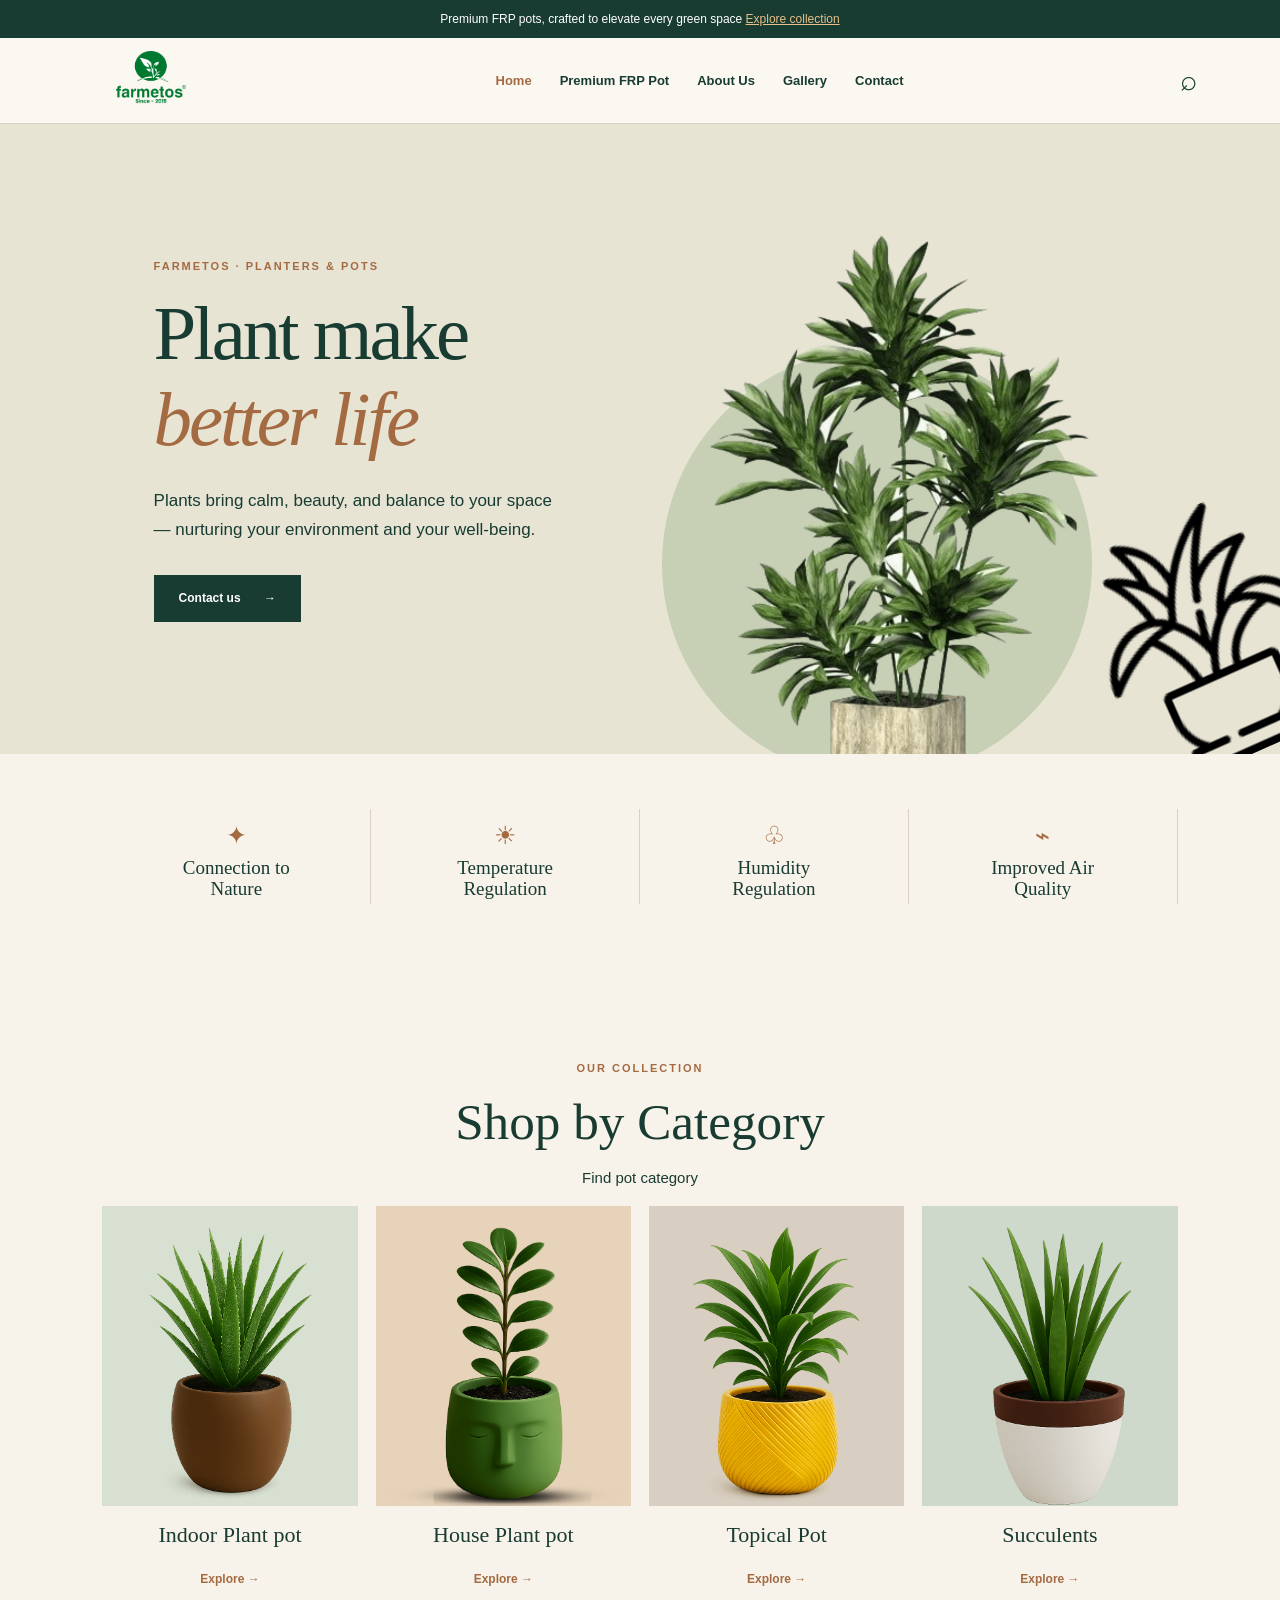
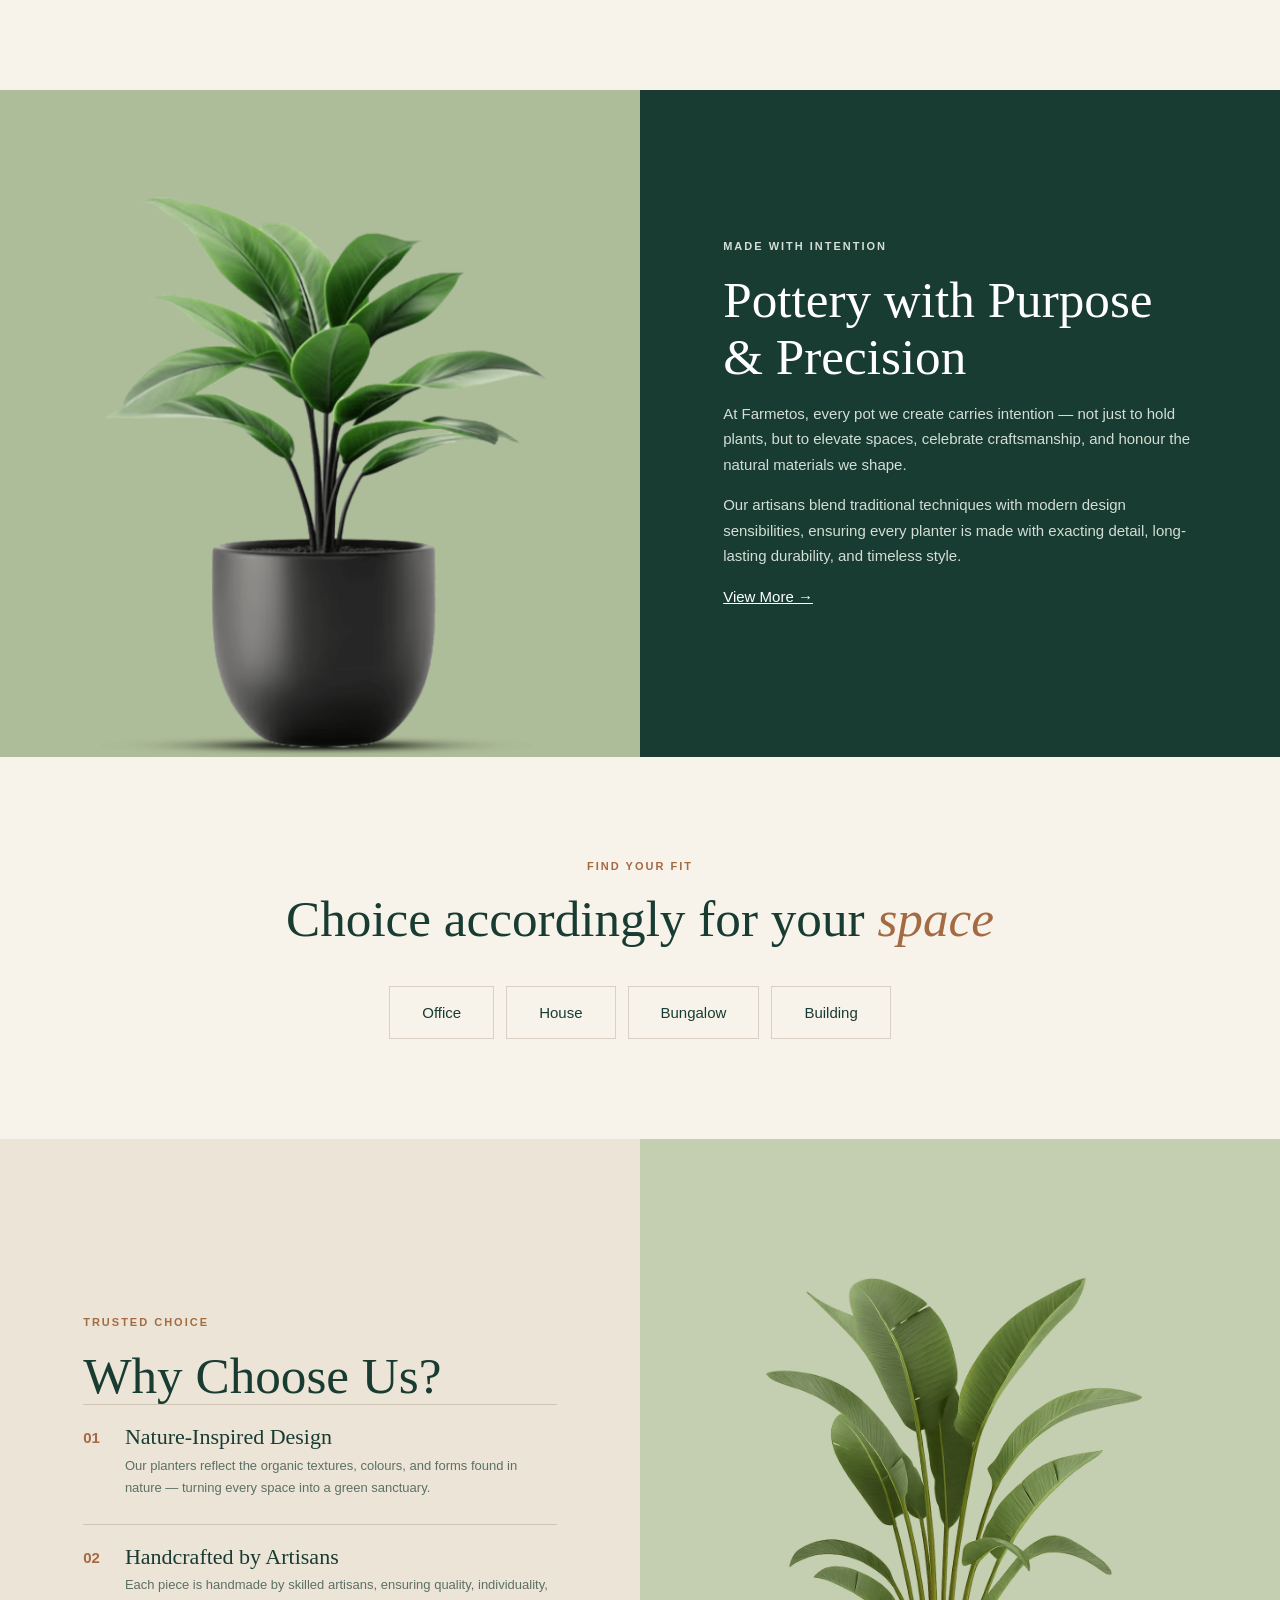
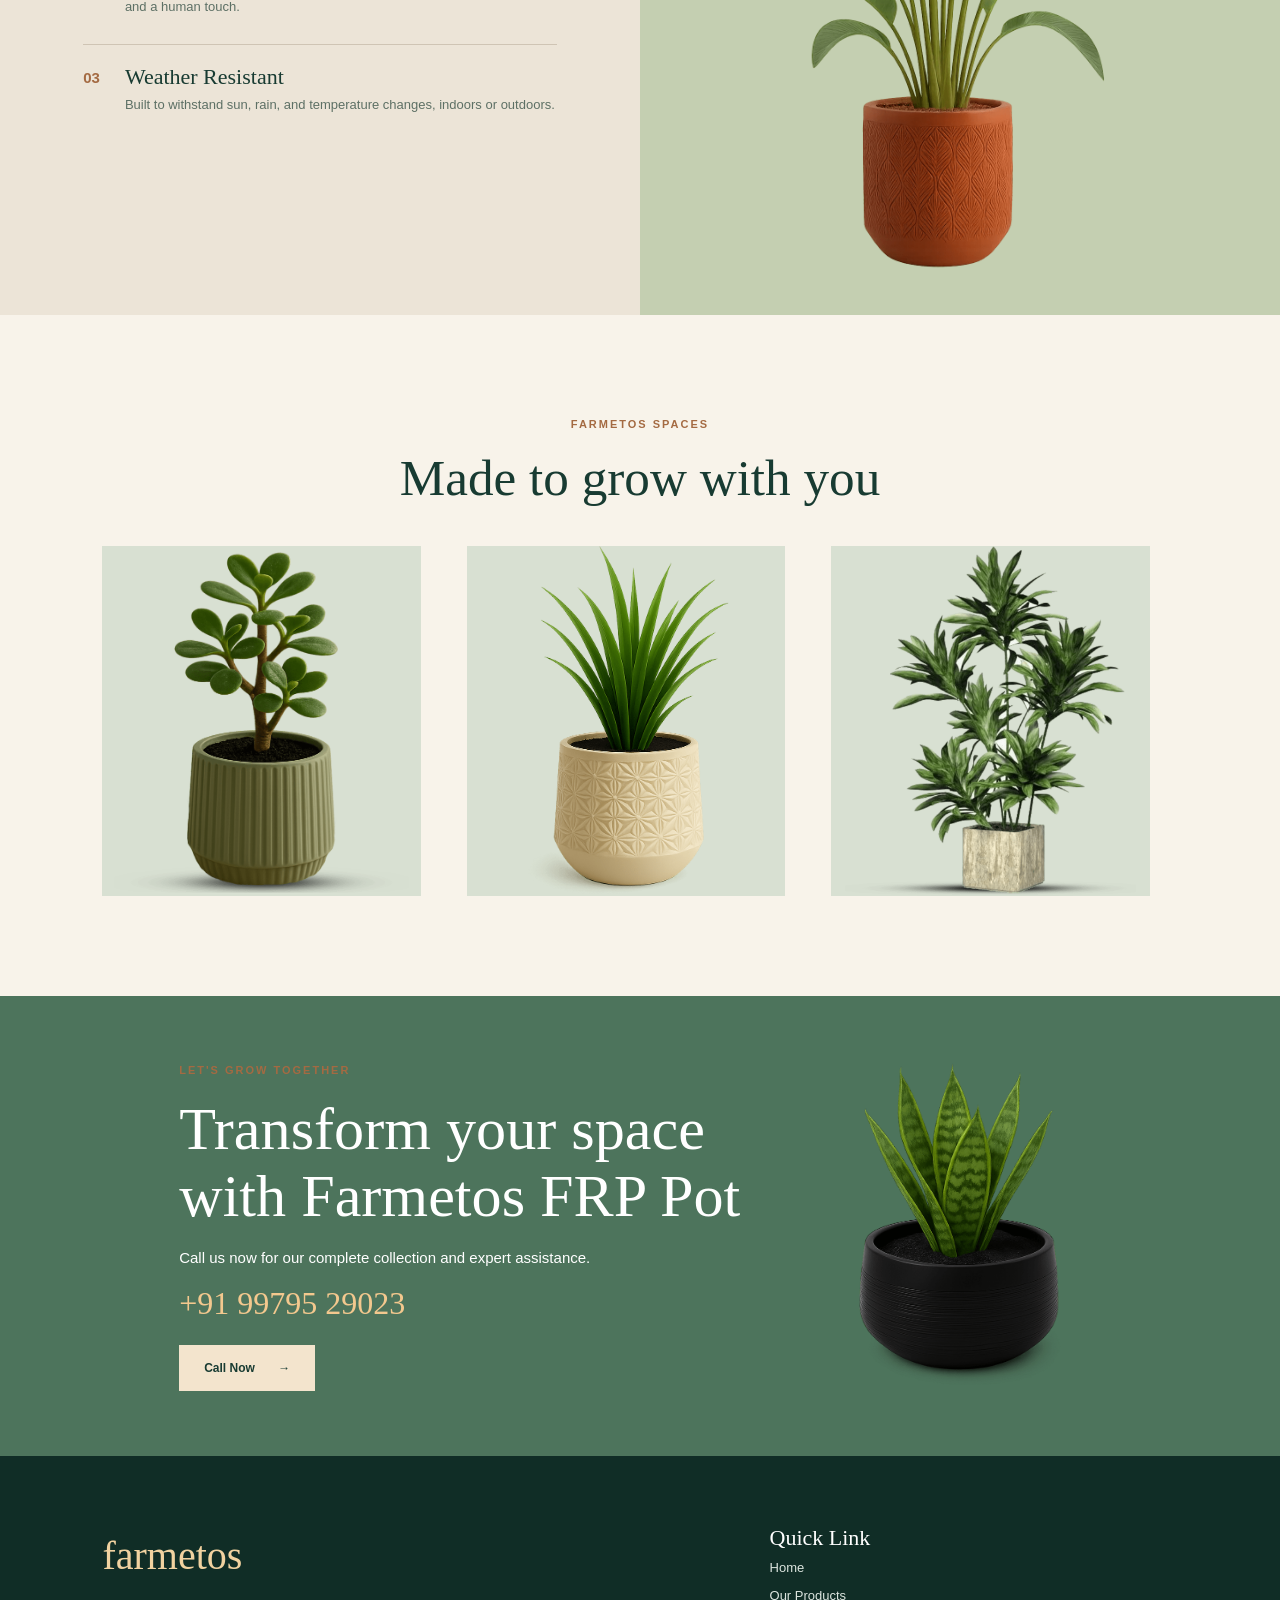
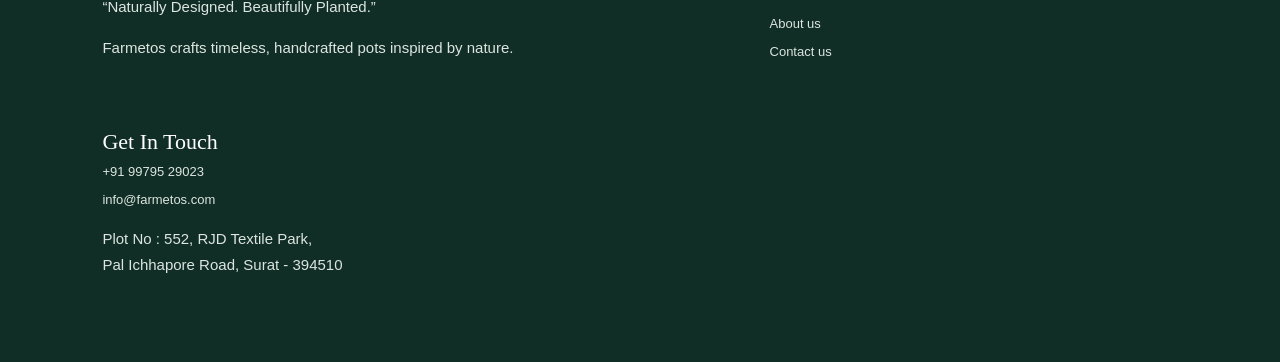
<file: index.html>
<!doctype html>
<html lang="en">

<head>
    <meta charset="utf-8">
    <meta name="viewport" content="width=device-width,initial-scale=1">
    <meta name="description" content="Farmetos handcrafted premium FRP pots and planters in Surat.">
    <title>Farmetos | Premium FRP Pots</title>
    <link rel="icon" href="assets/images/cropped-Farmetos-1-1-32x32.png">
    <link rel="stylesheet" href="style.css">
</head>

<body>
    <a class="skip-link" href="#content">Skip to content</a>
    <div class="announcement">Premium FRP pots, crafted to elevate every green space <a href="products.html">Explore
            collection</a></div>
    <header class="site-header"><a href="index.html" class="logo" aria-label="Farmetos home"><img
                src="assets/images/Farmetos-1.png" alt="Farmetos"></a><button class="menu-toggle" aria-label="Open menu"
            aria-controls="navigation" aria-expanded="false"><span></span><span></span><span></span></button>
        <nav id="navigation" class="main-nav" aria-label="Main navigation"><a class="active"
                href="index.html">Home</a><a href="products.html">Premium FRP Pot</a><a href="about.html">About Us</a><a
                href="#gallery">Gallery</a><a href="contact.html">Contact</a></nav><button class="search-toggle"
            aria-label="Search">⌕</button>
    </header>
    <main id="content">
        <section id="top" class="hero">
            <div class="hero-copy reveal">
                <p class="kicker">FARMETOS · PLANTERS &amp; POTS</p>
                <h1>Plant make<br><em>better life</em></h1>
                <p>Plants bring calm, beauty, and balance to your space — nurturing your environment and your
                    well-being.</p><a href="#contact" class="button">Contact us <span>→</span></a>
            </div>
            <div class="hero-image"><img src="assets/images/1-1-1.png" alt="Lush indoor plant in a Farmetos planter">
            </div>
            <div class="hero-leaf"><img src="assets/images/sansevieria.png" alt=""></div>
        </section>
        <section class="benefits wrap reveal">
            <article><span>✦</span>
                <h2>Connection to<br>Nature</h2>
            </article>
            <article><span>☀</span>
                <h2>Temperature<br>Regulation</h2>
            </article>
            <article><span>♧</span>
                <h2>Humidity<br>Regulation</h2>
            </article>
            <article><span>⌁</span>
                <h2>Improved Air<br>Quality</h2>
            </article>
        </section>
        <section id="products" class="products wrap">
            <div class="section-intro reveal">
                <p class="kicker">OUR COLLECTION</p>
                <h2>Shop by Category</h2>
                <p>Find pot category</p>
            </div>
            <div class="category-grid"><a class="category reveal" href="#contact">
                    <div class="art art-one"><img
                            src="assets/images/20250825_1724_Small-Plant-PNG_remix_01k3gh5eg5e5ssvj6mpgxe0ezs-1-1.png"
                            alt="Indoor plant pot"></div>
                    <h3>Indoor Plant pot</h3><span>Explore →</span>
                </a><a class="category reveal" href="#contact">
                    <div class="art art-two"><img
                            src="assets/images/20250825_1717_Various-Plant-PNGs_remix_01k3ggsqzmegh8s2xq10rhpj9p-1-3.png"
                            alt="House plant pot"></div>
                    <h3>House Plant pot</h3><span>Explore →</span>
                </a><a class="category reveal" href="#contact">
                    <div class="art art-three"><img
                            src="assets/images/20250825_1657_Small-Plant-Variety_remix_01k3gfm1axfsbskq474tzkn8yz-1.png"
                            alt="Topical pot"></div>
                    <h3>Topical Pot</h3><span>Explore →</span>
                </a><a class="category reveal" href="#contact">
                    <div class="art art-four"><img
                            src="assets/images/20250825_1726_Minimalist-Desk-Plant_remix_01k3gh9zarfsrvj8k92bvqs90j-1-1.png"
                            alt="Succulent planter"></div>
                    <h3>Succulents</h3><span>Explore →</span>
                </a></div>
        </section>
        <section id="about" class="craft">
            <div class="craft-image reveal">
                <div class="circle"></div><img src="assets/images/New-Project.png"
                    alt="Farmetos handcrafted designer pot">
            </div>
            <div class="craft-copy reveal">
                <p class="kicker">MADE WITH INTENTION</p>
                <h2>Pottery with Purpose &amp; Precision</h2>
                <p>At Farmetos, every pot we create carries intention — not just to hold plants, but to elevate spaces,
                    celebrate craftsmanship, and honour the natural materials we shape.</p>
                <p>Our artisans blend traditional techniques with modern design sensibilities, ensuring every planter is
                    made with exacting detail, long-lasting durability, and timeless style.</p><a class="text-button"
                    href="#gallery">View More <span>→</span></a>
            </div>
        </section>
        <section class="spaces wrap">
            <div class="section-intro reveal">
                <p class="kicker">FIND YOUR FIT</p>
                <h2>Choice accordingly for your <em>space</em></h2>
            </div>
            <div class="space-row reveal">
                <span>Office</span><span>House</span><span>Bungalow</span><span>Building</span>
            </div>
        </section>
        <section class="why">
            <div class="why-copy reveal">
                <p class="kicker">TRUSTED CHOICE</p>
                <h2>Why Choose Us?</h2>
                <div class="reason"><b>01</b>
                    <div>
                        <h3>Nature-Inspired Design</h3>
                        <p>Our planters reflect the organic textures, colours, and forms found in nature — turning every
                            space into a green sanctuary.</p>
                    </div>
                </div>
                <div class="reason"><b>02</b>
                    <div>
                        <h3>Handcrafted by Artisans</h3>
                        <p>Each piece is handmade by skilled artisans, ensuring quality, individuality, and a human
                            touch.</p>
                    </div>
                </div>
                <div class="reason"><b>03</b>
                    <div>
                        <h3>Weather Resistant</h3>
                        <p>Built to withstand sun, rain, and temperature changes, indoors or outdoors.</p>
                    </div>
                </div>
            </div>
            <div class="why-image"><img src="assets/images/assets_task_01k3n0b765ef1bv5a5h1m4prnd_1756273651_img_0.png"
                    alt="Tall Farmetos planter"></div>
        </section>
        <section id="gallery" class="gallery wrap">
            <div class="section-intro reveal">
                <p class="kicker">FARMETOS SPACES</p>
                <h2>Made to grow with you</h2>
            </div>
            <div class="gallery-grid"><img
                    src="assets/images/20250825_1717_Various-Plant-PNGs_remix_01k3ggsqzmegh8s2xq10rhpj9p-1-4.png"
                    alt="Farmetos indoor planter"><img
                    src="assets/images/20250825_1653_Small-Plant-PNG_remix_01k3gfd2mjfm989vf47vzejccd-1.png"
                    alt="Farmetos planter collection"><img src="assets/images/1-1-1.png" alt="Statement pot"></div>
        </section>
        <section id="contact" class="contact">
            <div class="contact-copy reveal">
                <p class="kicker">LET'S GROW TOGETHER</p>
                <h2>Transform your space with Farmetos FRP Pot</h2>
                <p>Call us now for our complete collection and expert assistance.</p><a class="phone"
                    href="tel:+919979529023">+91 99795 29023</a><br><a class="button button-light"
                    href="tel:+919979529023">Call Now <span>→</span></a>
            </div><img src="assets/images/20250825_1717_Various-Plant-PNGs_remix_01k3ggsqzmegh8s2xq10rhpj9p-1-5.png"
                alt="Plant in Farmetos pot">
        </section>
    </main>
    <footer>
        <div><a class="footer-logo" href="#top">farmetos</a>
            <p>“Naturally Designed. Beautifully Planted.”</p>
            <p>Farmetos crafts timeless, handcrafted pots inspired by nature.</p>
        </div>
        <div>
            <h3>Quick Link</h3><a href="#top">Home</a><a href="#products">Our Products</a><a href="#about">About
                us</a><a href="#contact">Contact us</a>
        </div>
        <div>
            <h3>Get In Touch</h3><a href="tel:+919979529023">+91 99795 29023</a><a
                href="mailto:info@farmetos.com">info@farmetos.com</a>
            <p>Plot No : 552, RJD Textile Park,<br>Pal Ichhapore Road, Surat - 394510</p>
        </div>
    </footer>
    <div class="search-panel " hidden><label>Search Farmetos <input type="search"
                placeholder="Type to search"></label><button aria-label="Close search">×</button></div>
    <script src="script.js"></script>
</body>

</html>
</file>
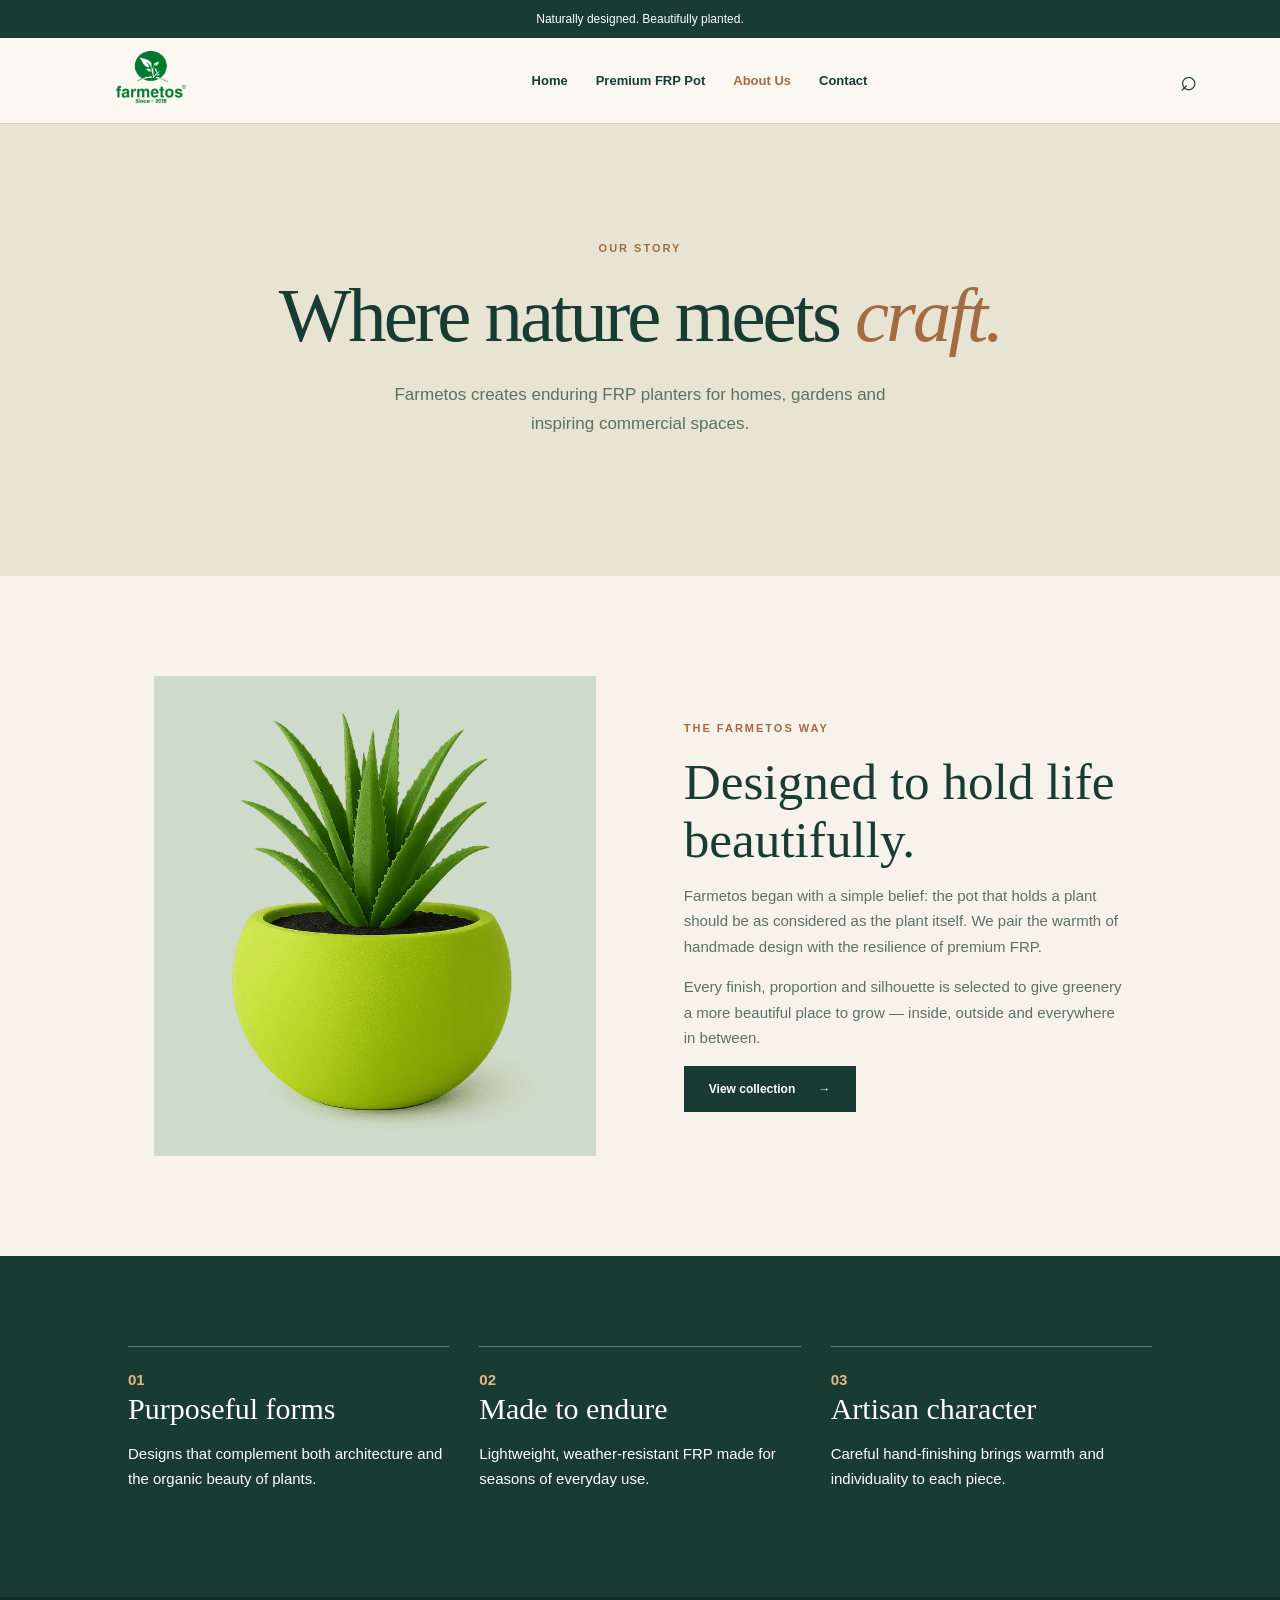
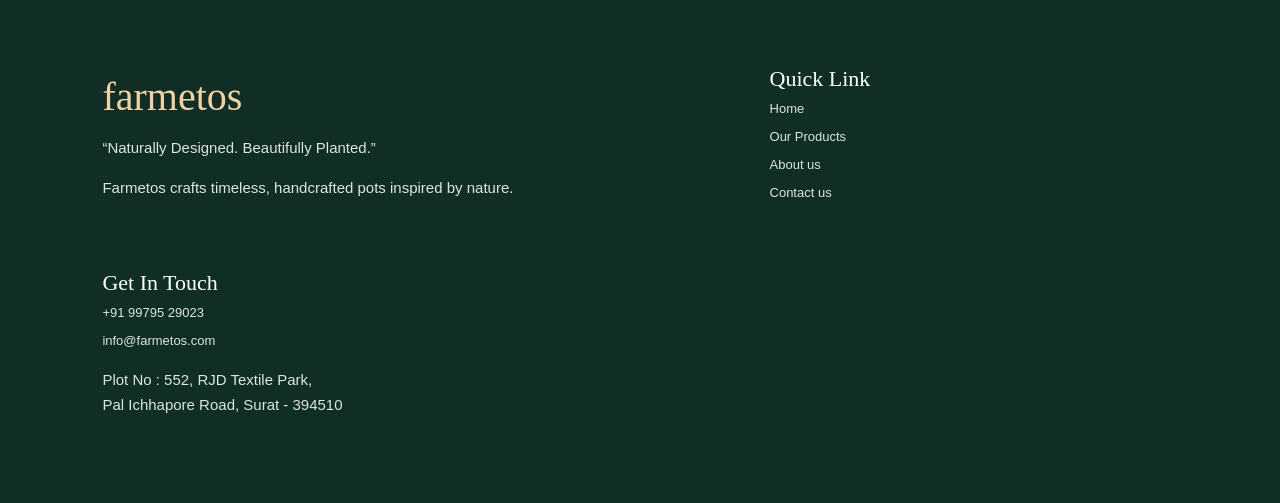
<file: about.html>
<!doctype html>
<html lang="en">

<head>
    <meta charset="utf-8">
    <meta name="viewport" content="width=device-width,initial-scale=1">
    <title>About Farmetos</title>
    <link rel="stylesheet" href="style.css">
</head>

<body>
    <div class="announcement">Naturally designed. Beautifully planted.</div>
    <header class="site-header"><a href="index.html" class="logo"><img src="assets/images/Farmetos-1.png"
                alt="Farmetos"></a><button class="menu-toggle" aria-label="Menu"
            aria-expanded="false"><span></span><span></span><span></span></button>
        <nav class="main-nav"><a href="index.html">Home</a><a href="products.html">Premium FRP Pot</a><a class="active"
                href="about.html">About Us</a><a href="contact.html">Contact</a></nav><button class="search-toggle"
            aria-label="Search">⌕</button>
    </header>
    <main>
        <section class="page-banner">
            <p class="kicker">OUR STORY</p>
            <h1>Where nature meets <em>craft.</em></h1>
            <p>Farmetos creates enduring FRP planters for homes, gardens and inspiring commercial spaces.</p>
        </section>
        <section class="about-page">
            <div class="about-photo reveal"><img
                    src="assets/images/20250825_1717_Various-Plant-PNGs_remix_01k3ggsqzmegh8s2xq10rhpj9p-1-8.png"
                    alt="Farmetos planter range"></div>
            <div class="about-copy reveal">
                <p class="kicker">THE FARMETOS WAY</p>
                <h2>Designed to hold life beautifully.</h2>
                <p>Farmetos began with a simple belief: the pot that holds a plant should be as considered as the plant
                    itself. We pair the warmth of handmade design with the resilience of premium FRP.</p>
                <p>Every finish, proportion and silhouette is selected to give greenery a more beautiful place to grow —
                    inside, outside and everywhere in between.</p><a class="button" href="products.html">View collection
                    <span>→</span></a>
            </div>
        </section>
        <section class="principle-list">
            <article class="reveal"><b>01</b>
                <h2>Purposeful forms</h2>
                <p>Designs that complement both architecture and the organic beauty of plants.</p>
            </article>
            <article class="reveal"><b>02</b>
                <h2>Made to endure</h2>
                <p>Lightweight, weather-resistant FRP made for seasons of everyday use.</p>
            </article>
            <article class="reveal"><b>03</b>
                <h2>Artisan character</h2>
                <p>Careful hand-finishing brings warmth and individuality to each piece.</p>
            </article>
        </section>
    </main>
    <!-- <footer>
        <div><a class="footer-logo" href="index.html">farmetos</a>
            <p>“Naturally Designed. Beautifully Planted.”</p>
        </div>
        <div>
            <h3>Get In Touch</h3><a href="tel:+919979529023">+91 99795 29023</a><a
                href="mailto:info@farmetos.com">info@farmetos.com</a>
        </div>
    </footer> -->
     <footer>
        <div><a class="footer-logo" href="#top">farmetos</a>
            <p>“Naturally Designed. Beautifully Planted.”</p>
            <p>Farmetos crafts timeless, handcrafted pots inspired by nature.</p>
        </div>
        <div>
            <h3>Quick Link</h3><a href="#top">Home</a><a href="#products">Our Products</a><a href="#about">About
                us</a><a href="#contact">Contact us</a>
        </div>
        <div>
            <h3>Get In Touch</h3><a href="tel:+919979529023">+91 99795 29023</a><a
                href="mailto:info@farmetos.com">info@farmetos.com</a>
            <p>Plot No : 552, RJD Textile Park,<br>Pal Ichhapore Road, Surat - 394510</p>
        </div>
    </footer>
    <div class="search-panel" hidden><label>Search Farmetos <input type="search"></label><button>×</button></div>
    <script src="script.js"></script>
</body>

</html>
</file>
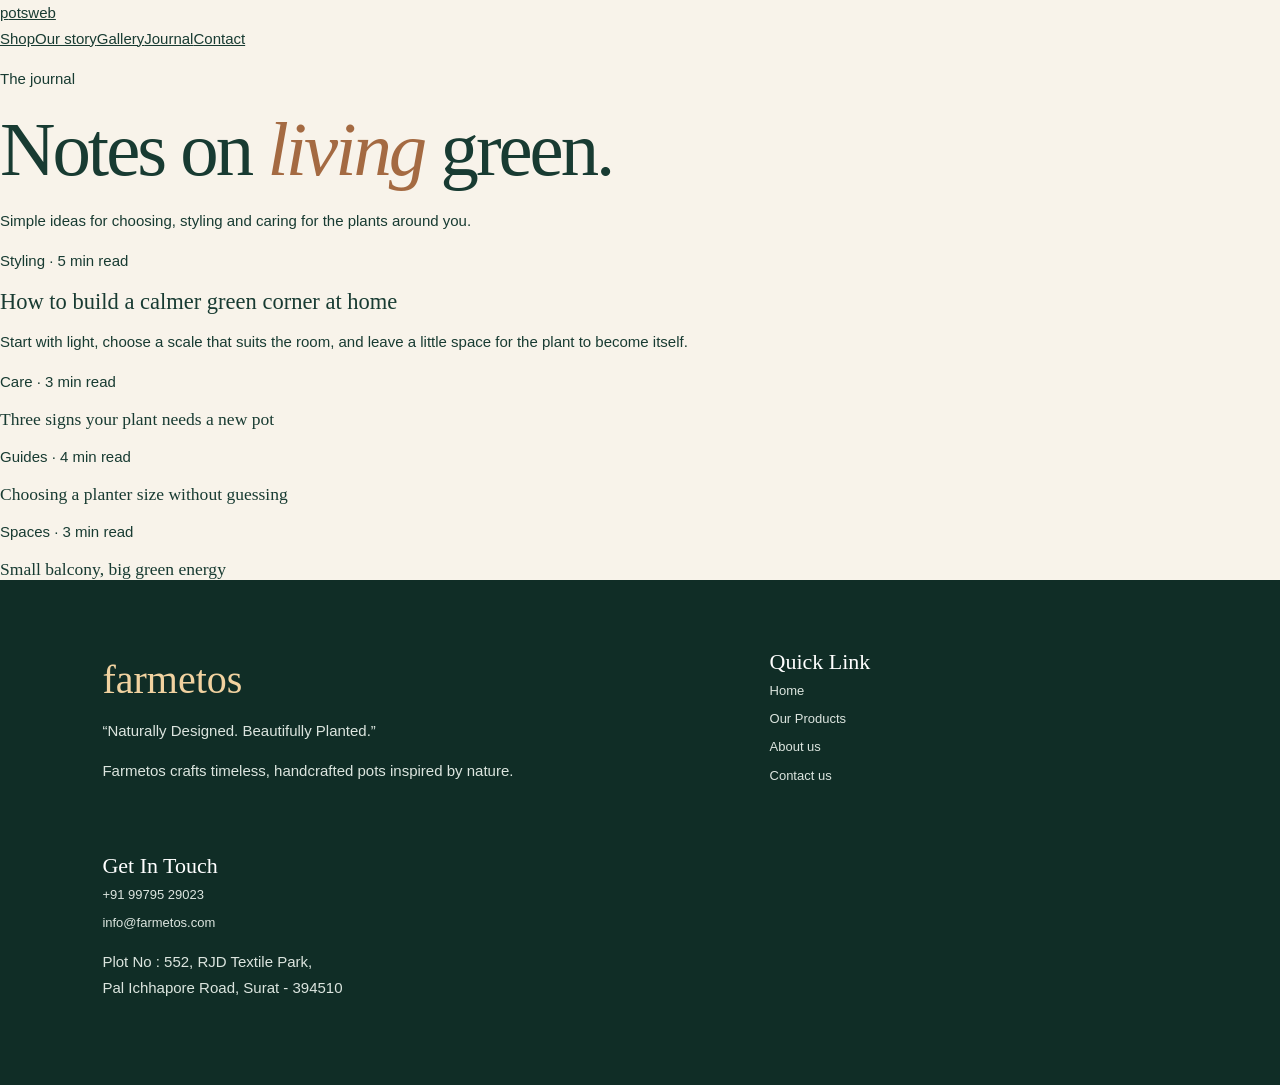
<file: blog.html>
<!doctype html>
<html>

<head>
    <meta charset="utf-8">
    <meta name="viewport" content="width=device-width,initial-scale=1">
    <title>Journal | Potsweb</title>
    <link rel="stylesheet" href="style.css">
</head>

<body>
    <header class="header"><a class="brand" href="index.html"><span>p</span>otsweb</a>
        <nav class="nav"><a href="shop.html">Shop</a><a href="about.html">Our story</a><a
                href="gallery.html">Gallery</a><a class="active" href="blog.html">Journal</a><a
                href="contact.html">Contact</a></nav>
    </header>
    <main>
        <section class="page-hero centered">
            <p class="eyebrow">The journal</p>
            <h1>Notes on <em>living</em> green.</h1>
            <p>Simple ideas for choosing, styling and caring for the plants around you.</p>
        </section>
        <section class="journal">
            <article class="feature-post">
                <div class="post-art"></div>
                <div>
                    <p class="eyebrow">Styling · 5 min read</p>
                    <h2>How to build a calmer green corner at home</h2>
                    <p>Start with light, choose a scale that suits the room, and leave a little space for the plant to
                        become itself.</p>
                </div>
            </article>
            <div class="post-grid">
                <article>
                    <div class="post-art"></div>
                    <p class="eyebrow">Care · 3 min read</p>
                    <h3>Three signs your plant needs a new pot</h3>
                </article>
                <article>
                    <div class="post-art"></div>
                    <p class="eyebrow">Guides · 4 min read</p>
                    <h3>Choosing a planter size without guessing</h3>
                </article>
                <article>
                    <div class="post-art"></div>
                    <p class="eyebrow">Spaces · 3 min read</p>
                    <h3>Small balcony, big green energy</h3>
                </article>
            </div>
        </section>
    </main>
    <!-- <footer>
        <div class="footer-bottom"><span>© 2026 Potsweb.</span><span>Ahmedabad, India</span></div>
    </footer> -->
     <footer>
        <div><a class="footer-logo" href="#top">farmetos</a>
            <p>“Naturally Designed. Beautifully Planted.”</p>
            <p>Farmetos crafts timeless, handcrafted pots inspired by nature.</p>
        </div>
        <div>
            <h3>Quick Link</h3><a href="#top">Home</a><a href="#products">Our Products</a><a href="#about">About
                us</a><a href="#contact">Contact us</a>
        </div>
        <div>
            <h3>Get In Touch</h3><a href="tel:+919979529023">+91 99795 29023</a><a
                href="mailto:info@farmetos.com">info@farmetos.com</a>
            <p>Plot No : 552, RJD Textile Park,<br>Pal Ichhapore Road, Surat - 394510</p>
        </div>
    </footer>
</body>

</html>
</file>
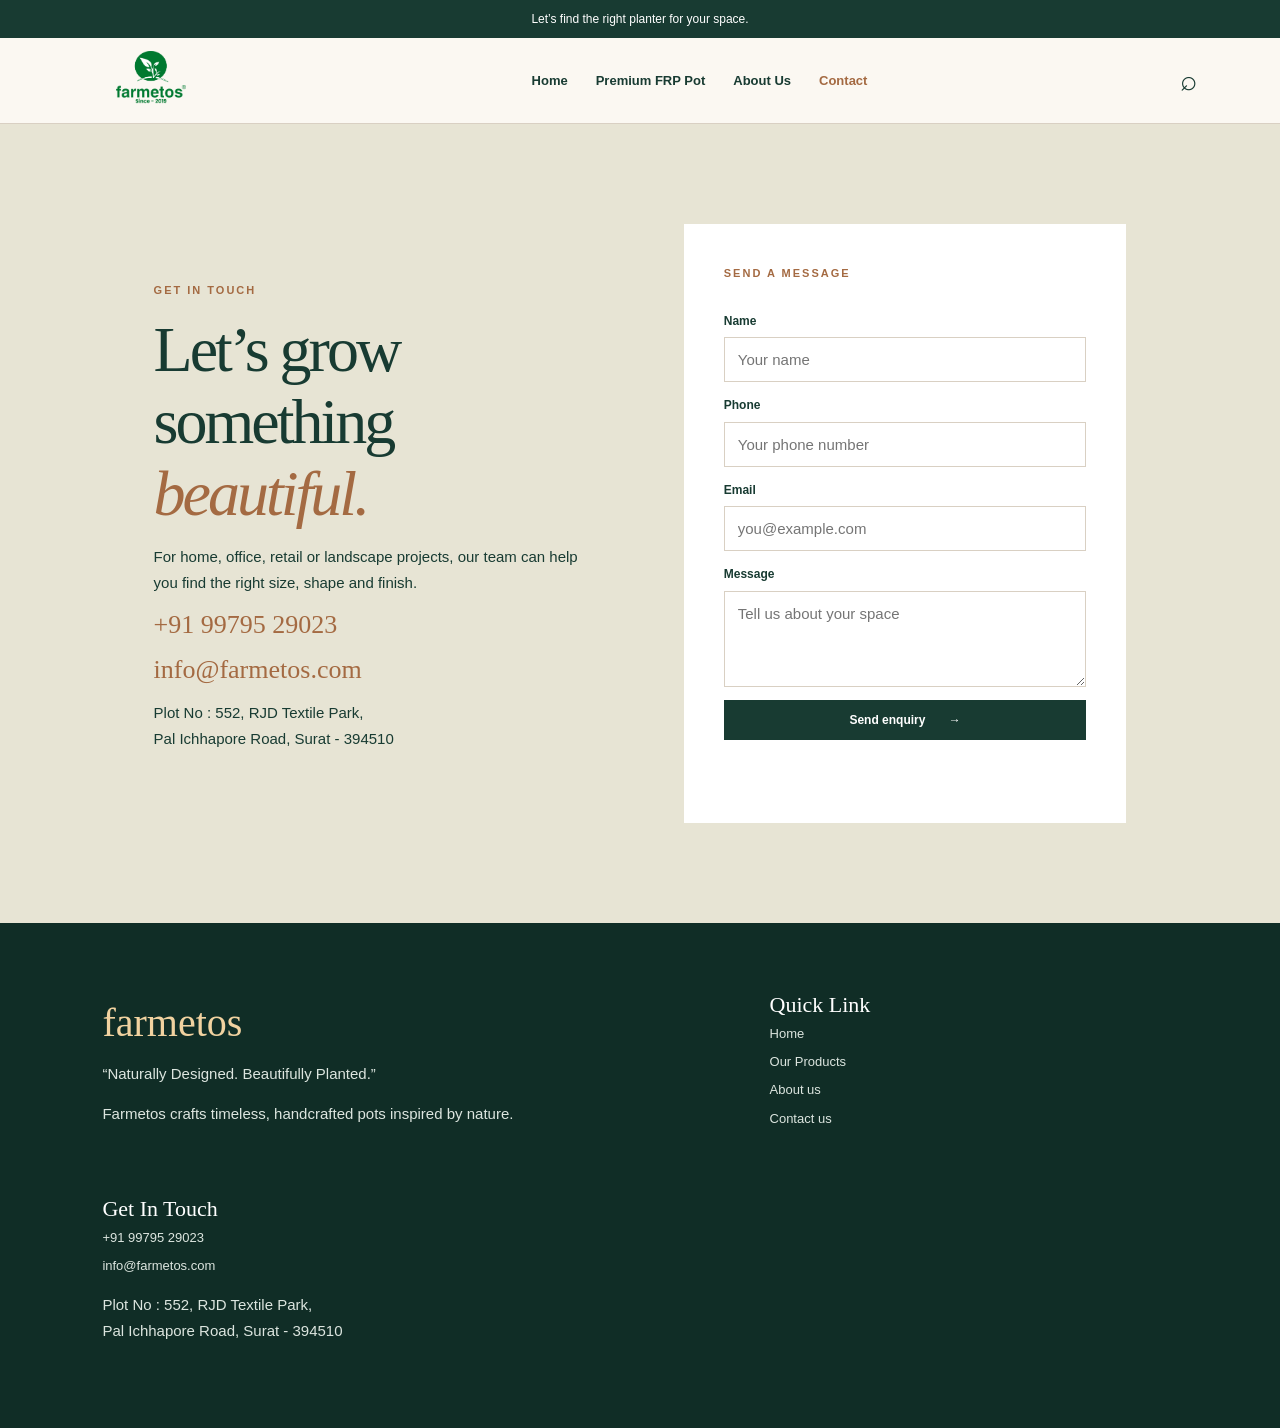
<file: contact.html>
<!doctype html>
<html lang="en">

<head>
    <meta charset="utf-8">
    <meta name="viewport" content="width=device-width,initial-scale=1">
    <title>Contact Farmetos</title>
    <link rel="stylesheet" href="style.css">
</head>

<body>
    <div class="announcement">Let’s find the right planter for your space.</div>
    <header class="site-header"><a href="index.html" class="logo"><img src="assets/images/Farmetos-1.png"
                alt="Farmetos"></a><button class="menu-toggle" aria-label="Menu"
            aria-expanded="false"><span></span><span></span><span></span></button>
        <nav class="main-nav"><a href="index.html">Home</a><a href="products.html">Premium FRP Pot</a><a
                href="about.html">About Us</a><a class="active" href="contact.html">Contact</a></nav><button
            class="search-toggle" aria-label="Search">⌕</button>
    </header>
    <main class="contact-layout">
        <section class="contact-info reveal">
            <p class="kicker">GET IN TOUCH</p>
            <h1>Let’s grow something <em>beautiful.</em></h1>
            <p>For home, office, retail or landscape projects, our team can help you find the right size, shape and
                finish.</p><a href="tel:+919979529023">+91 99795 29023</a><a
                href="mailto:info@farmetos.com">info@farmetos.com</a>
            <p>Plot No : 552, RJD Textile Park,<br>Pal Ichhapore Road, Surat - 394510</p>
        </section>
        <form class="farm-form reveal">
            <p class="kicker">SEND A MESSAGE</p><label>Name<input required name="name"
                    placeholder="Your name"></label><label>Phone<input required name="phone" type="tel"
                    placeholder="Your phone number"></label><label>Email<input required name="email" type="email"
                    placeholder="you@example.com"></label><label>Message<textarea name="message" rows="4"
                    placeholder="Tell us about your space"></textarea></label><button class="button">Send enquiry
                <span>→</span></button>
            <p class="form-message" aria-live="polite"></p>
        </form>
    </main>
    <!-- <footer>
        <div><a class="footer-logo" href="index.html">farmetos</a></div>
        <div>
            <h3>Get In Touch</h3><a href="tel:+919979529023">+91 99795 29023</a>
        </div>
    </footer> -->
     <footer>
        <div><a class="footer-logo" href="#top">farmetos</a>
            <p>“Naturally Designed. Beautifully Planted.”</p>
            <p>Farmetos crafts timeless, handcrafted pots inspired by nature.</p>
        </div>
        <div>
            <h3>Quick Link</h3><a href="#top">Home</a><a href="#products">Our Products</a><a href="#about">About
                us</a><a href="#contact">Contact us</a>
        </div>
        <div>
            <h3>Get In Touch</h3><a href="tel:+919979529023">+91 99795 29023</a><a
                href="mailto:info@farmetos.com">info@farmetos.com</a>
            <p>Plot No : 552, RJD Textile Park,<br>Pal Ichhapore Road, Surat - 394510</p>
        </div>
    </footer>
    <div class="search-panel" hidden><label>Search Farmetos <input type="search"></label><button>×</button></div>
    <script src="script.js"></script>
</body>

</html>
</file>
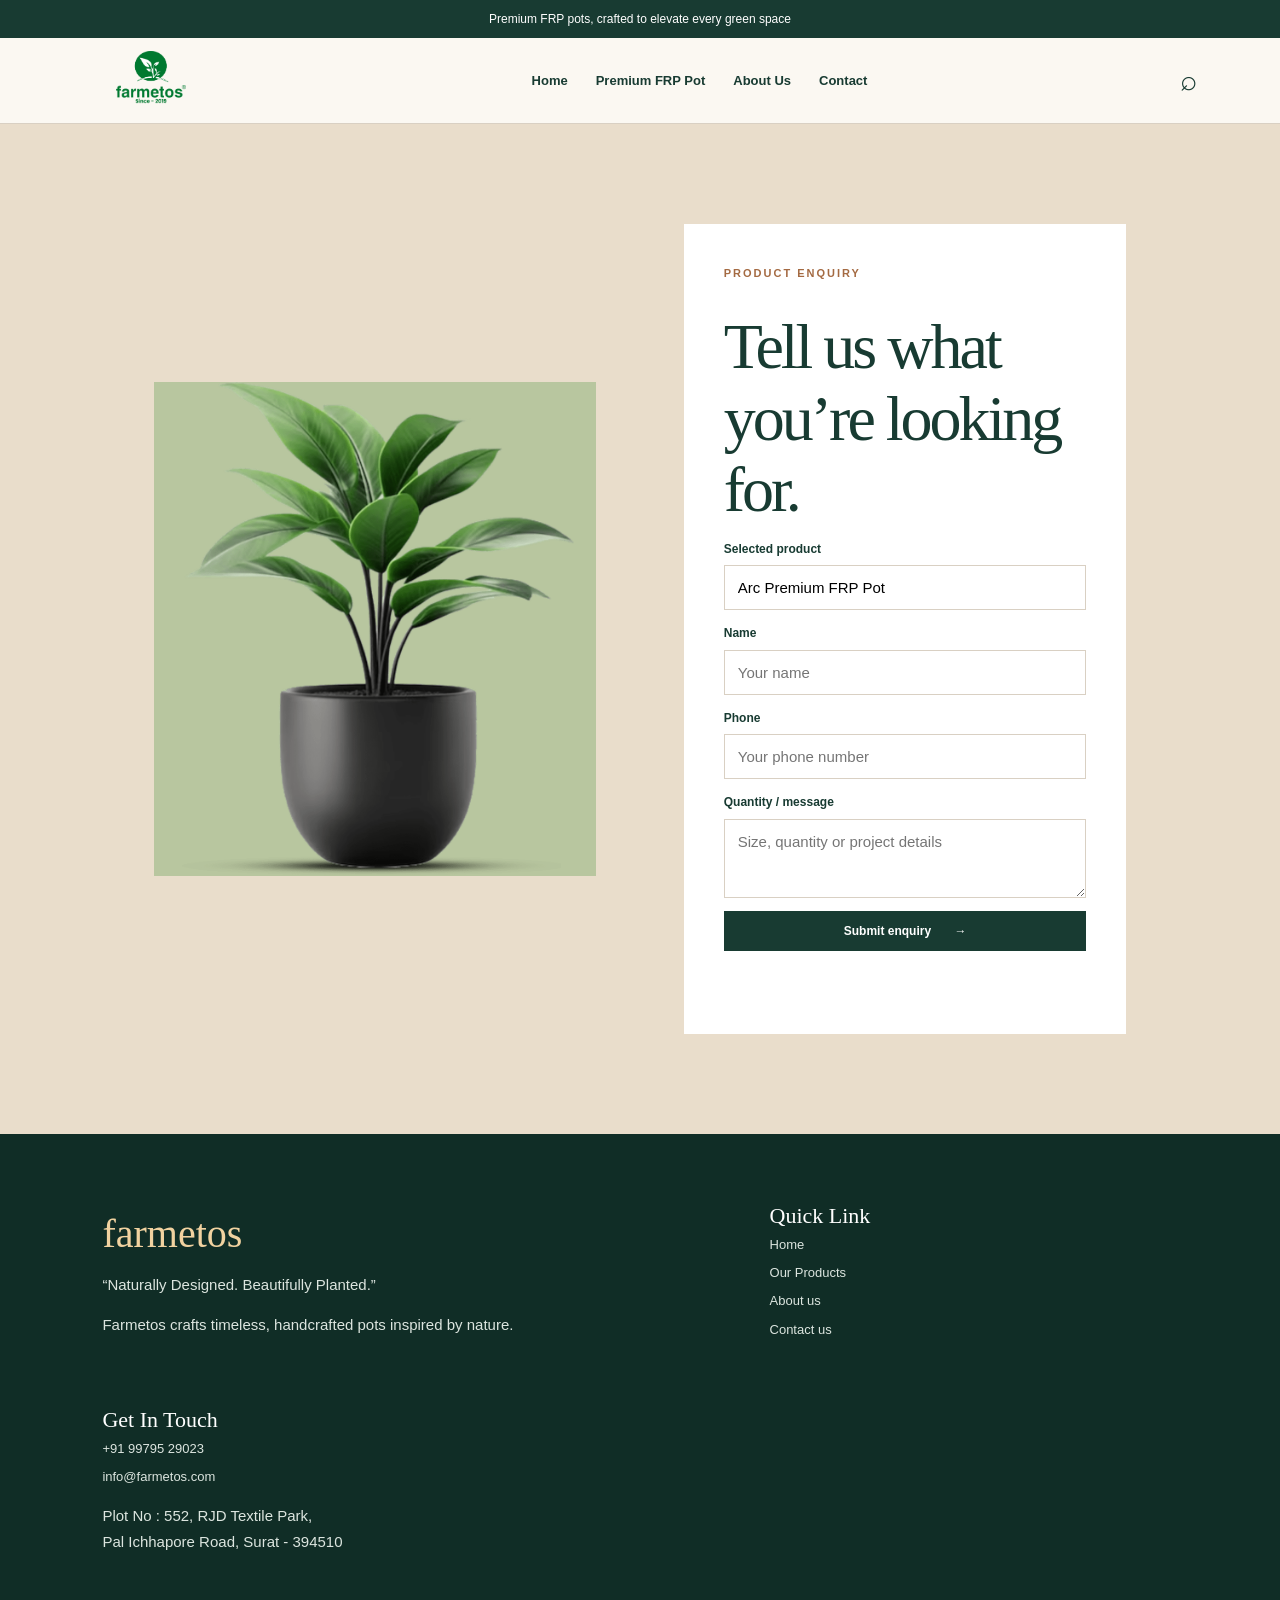
<file: enquiry.html>
<!doctype html>
<html lang="en">

<head>
    <meta charset="utf-8">
    <meta name="viewport" content="width=device-width,initial-scale=1">
    <title>Product Enquiry | Farmetos</title>
    <link rel="stylesheet" href="style.css">
</head>

<body>
    <div class="announcement">Premium FRP pots, crafted to elevate every green space</div>
    <header class="site-header"><a href="index.html" class="logo"><img src="assets/images/Farmetos-1.png"
                alt="Farmetos"></a><button class="menu-toggle" aria-label="Menu"
            aria-expanded="false"><span></span><span></span><span></span></button>
        <nav class="main-nav"><a href="index.html">Home</a><a href="products.html">Premium FRP Pot</a><a
                href="about.html">About Us</a><a href="contact.html">Contact</a></nav><button class="search-toggle"
            aria-label="Search">⌕</button>
    </header>
    <main class="enquiry">
        <div class="enquiry-art reveal"><img src="assets/images/New-Project.png" alt="Farmetos planter"></div>
        <form class="farm-form reveal">
            <p class="kicker">PRODUCT ENQUIRY</p>
            <h1>Tell us what you’re looking for.</h1><label>Selected product<input value="Arc Premium FRP Pot"
                    name="product"></label><label>Name<input required name="name"
                    placeholder="Your name"></label><label>Phone<input required type="tel"
                    placeholder="Your phone number"></label><label>Quantity / message<textarea rows="3"
                    placeholder="Size, quantity or project details"></textarea></label><button class="button">Submit
                enquiry <span>→</span></button>
            <p class="form-message" aria-live="polite"></p>
        </form>
    </main>
    <!-- <footer>
        <div><a class="footer-logo" href="index.html">farmetos</a></div>
        <div>
            <h3>Need help?</h3><a href="tel:+919979529023">+91 99795 29023</a>
        </div>
    </footer> -->
     <footer>
        <div><a class="footer-logo" href="#top">farmetos</a>
            <p>“Naturally Designed. Beautifully Planted.”</p>
            <p>Farmetos crafts timeless, handcrafted pots inspired by nature.</p>
        </div>
        <div>
            <h3>Quick Link</h3><a href="#top">Home</a><a href="#products">Our Products</a><a href="#about">About
                us</a><a href="#contact">Contact us</a>
        </div>
        <div>
            <h3>Get In Touch</h3><a href="tel:+919979529023">+91 99795 29023</a><a
                href="mailto:info@farmetos.com">info@farmetos.com</a>
            <p>Plot No : 552, RJD Textile Park,<br>Pal Ichhapore Road, Surat - 394510</p>
        </div>
    </footer>
    <div class="search-panel" hidden><label>Search Farmetos <input type="search"></label><button>×</button></div>
    <script src="script.js"></script>
</body>

</html>
</file>
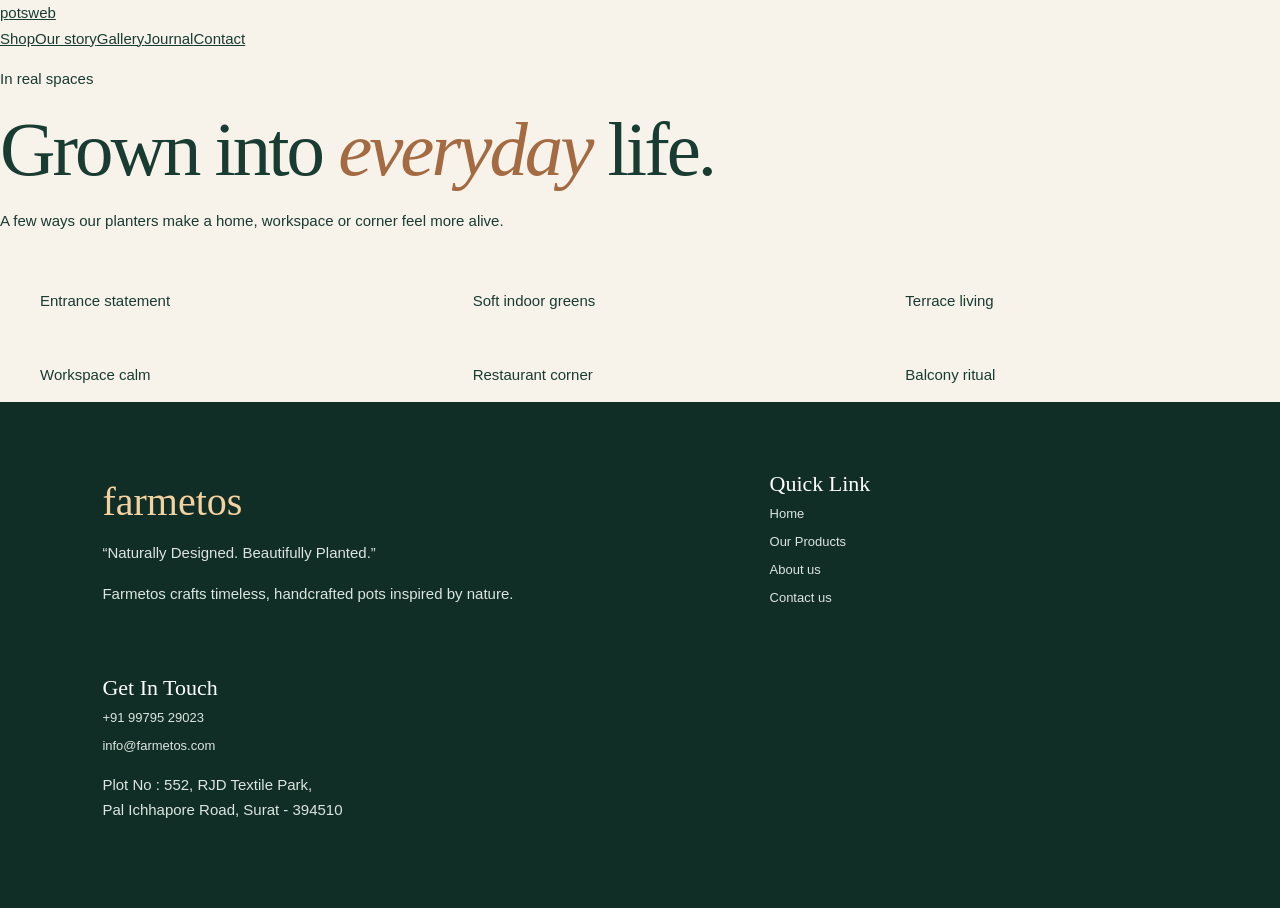
<file: gallery.html>
<!doctype html>
<html>

<head>
    <meta charset="utf-8">
    <meta name="viewport" content="width=device-width,initial-scale=1">
    <title>Gallery | Potsweb</title>
    <link rel="stylesheet" href="style.css">
</head>

<body>
    <header class="header"><a class="brand" href="index.html"><span>p</span>otsweb</a>
        <nav class="nav"><a href="shop.html">Shop</a><a href="about.html">Our story</a><a class="active"
                href="gallery.html">Gallery</a><a href="blog.html">Journal</a><a href="contact.html">Contact</a></nav>
    </header>
    <main>
        <section class="page-hero centered">
            <p class="eyebrow">In real spaces</p>
            <h1>Grown into <em>everyday</em> life.</h1>
            <p>A few ways our planters make a home, workspace or corner feel more alive.</p>
        </section>
        <section class="gallery-grid">
            <figure class="g1"><span class="gallery-pot"></span>
                <figcaption>Entrance statement</figcaption>
            </figure>
            <figure class="g2"><span class="gallery-pot"></span>
                <figcaption>Soft indoor greens</figcaption>
            </figure>
            <figure class="g3"><span class="gallery-pot"></span>
                <figcaption>Terrace living</figcaption>
            </figure>
            <figure class="g4"><span class="gallery-pot"></span>
                <figcaption>Workspace calm</figcaption>
            </figure>
            <figure class="g5"><span class="gallery-pot"></span>
                <figcaption>Restaurant corner</figcaption>
            </figure>
            <figure class="g6"><span class="gallery-pot"></span>
                <figcaption>Balcony ritual</figcaption>
            </figure>
        </section>
    </main>
    <!-- <footer>
        <div class="footer-bottom"><span>© 2026 Potsweb.</span><span>Ahmedabad, India</span></div>

    </footer> -->
     <footer>
        <div><a class="footer-logo" href="#top">farmetos</a>
            <p>“Naturally Designed. Beautifully Planted.”</p>
            <p>Farmetos crafts timeless, handcrafted pots inspired by nature.</p>
        </div>
        <div>
            <h3>Quick Link</h3><a href="#top">Home</a><a href="#products">Our Products</a><a href="#about">About
                us</a><a href="#contact">Contact us</a>
        </div>
        <div>
            <h3>Get In Touch</h3><a href="tel:+919979529023">+91 99795 29023</a><a
                href="mailto:info@farmetos.com">info@farmetos.com</a>
            <p>Plot No : 552, RJD Textile Park,<br>Pal Ichhapore Road, Surat - 394510</p>
        </div>
    </footer>
</body>

</html>
</file>
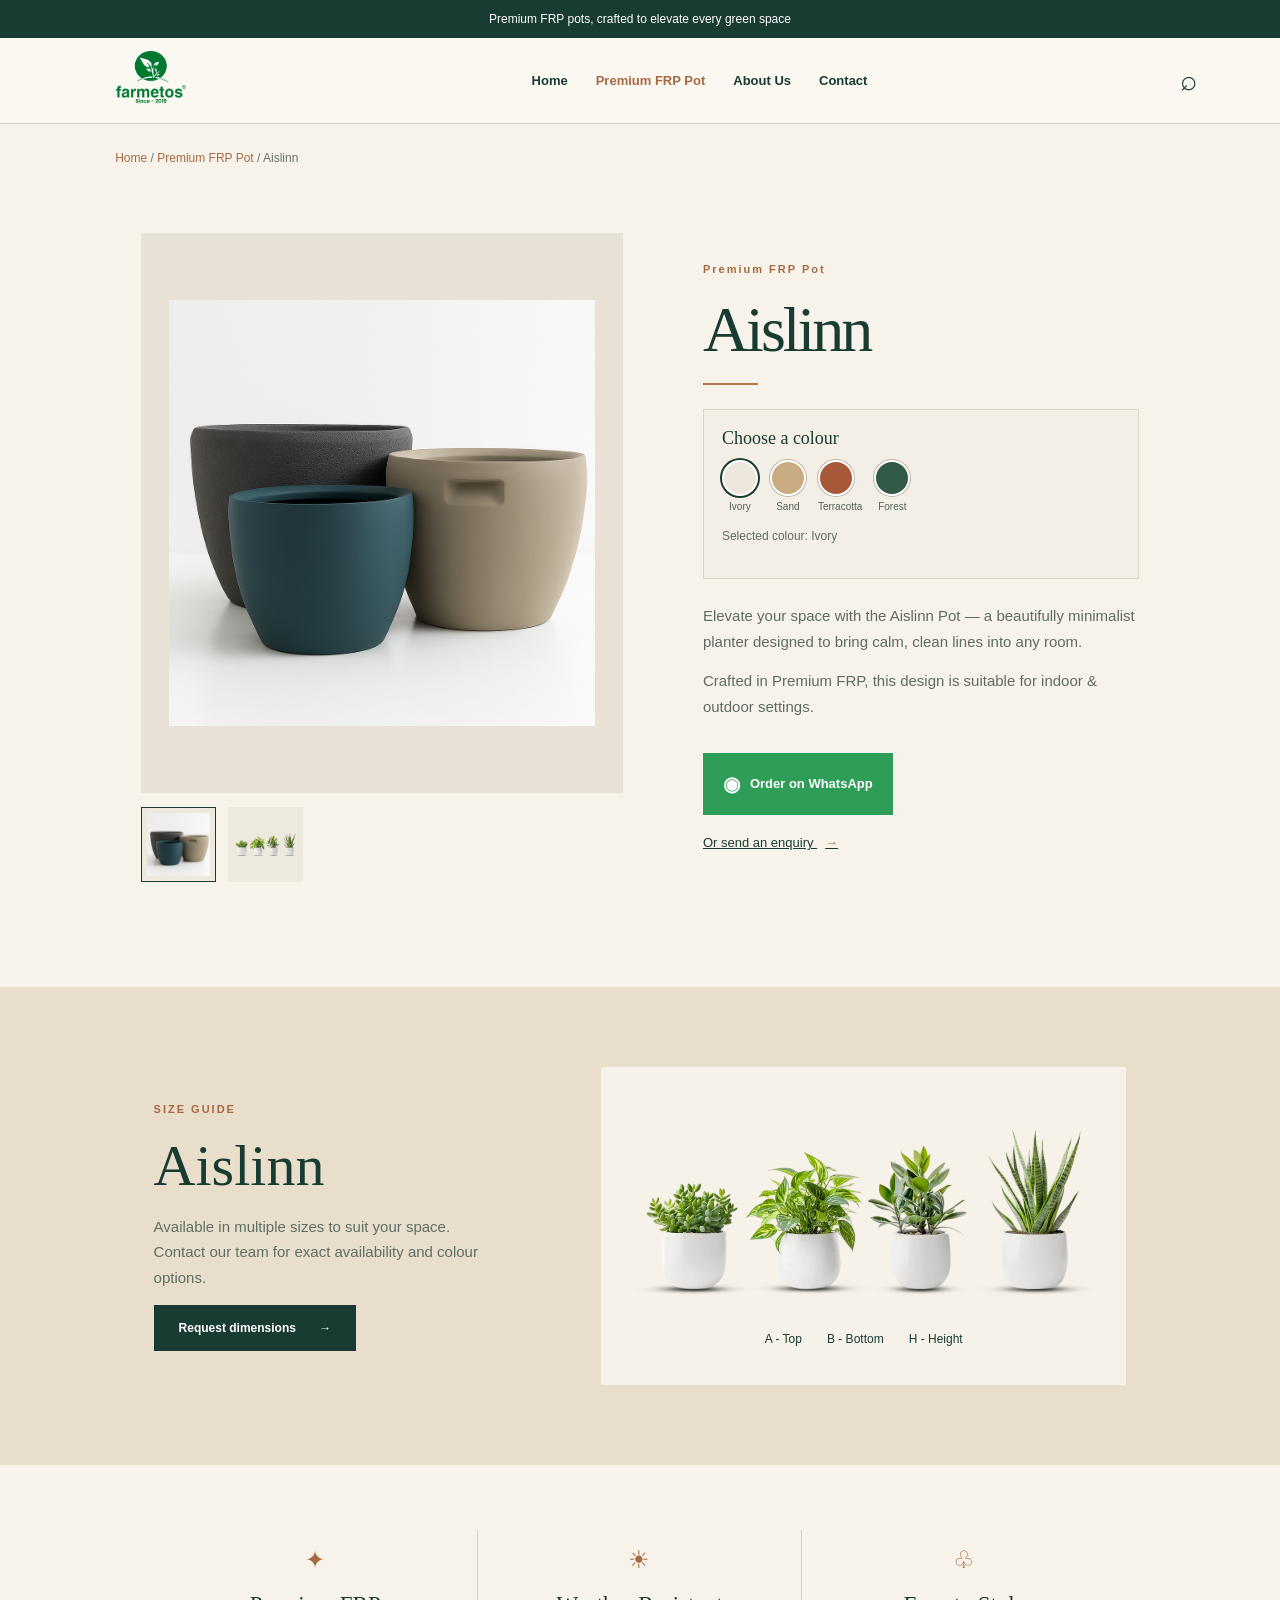
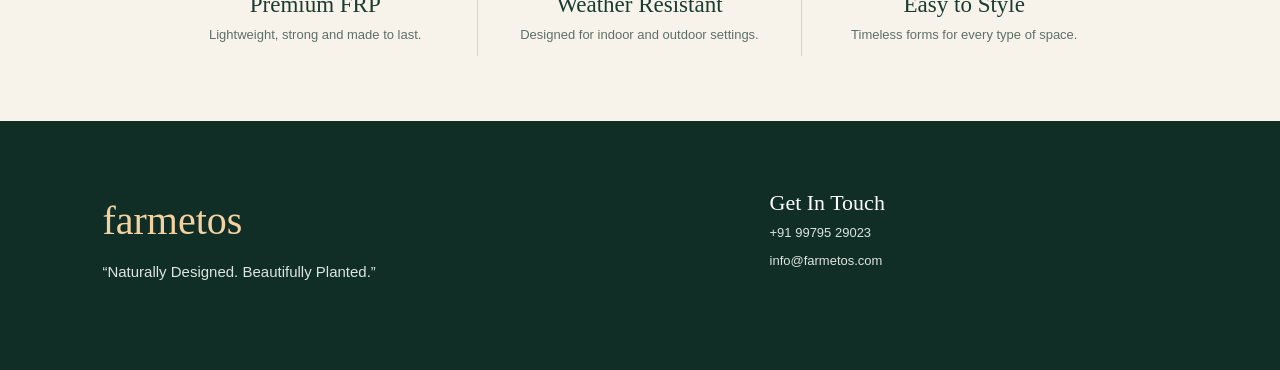
<file: product-detail.html>
<!doctype html>
<html lang="en">

<head>
    <meta charset="utf-8">
    <meta name="viewport" content="width=device-width,initial-scale=1">
    <meta name="description" content="Aislinn premium FRP pot by Farmetos.">
    <title>Aislinn | Farmetos Premium FRP Pot</title>
    <link rel="stylesheet" href="style.css">
    <link rel="stylesheet" href="detail.css">
</head>

<body>
    <div class="announcement">Premium FRP pots, crafted to elevate every green space</div>
    <header class="site-header"><a href="index.html" class="logo"><img src="assets/images/Farmetos-1.png"
                alt="Farmetos"></a><button class="menu-toggle" aria-label="Menu"
            aria-expanded="false"><span></span><span></span><span></span></button>
        <nav class="main-nav"><a href="index.html">Home</a><a class="active" href="products.html">Premium FRP Pot</a><a
                href="about.html">About Us</a><a href="contact.html">Contact</a></nav><button class="search-toggle"
            aria-label="Search">⌕</button>
    </header>
    <main>
        <div class="product-crumb"><a href="index.html">Home</a><span> / </span><a href="products.html">Premium FRP
                Pot</a><span> / Aislinn</span></div>
        <section class="aislinn-product">
            <div class="product-gallery reveal">
                <div class="main-product-image"><img id="main-product-image" src="assets/images/aislinn-detail.png"
                        alt="Aislinn Farmetos FRP pot"></div>
                <div class="thumbs"><button class="product-thumb active"
                        data-image="assets/images/aislinn-detail.png"><img src="assets/images/aislinn-detail.png"
                            alt="Aislinn product view"></button><button class="product-thumb"
                        data-image="assets/images/aislinn-pot.png"><img src="assets/images/aislinn-pot.png"
                            alt="Aislinn dimensions view"></button></div>
            </div>
            <section class="aislinn-copy reveal">
                <p class="kicker">PREMIUM FRP POT</p>
                <h1>Aislinn</h1>
                <div class="short-rule"></div>
                <p>Elevate your space with the Aislinn Pot — a beautifully minimalist planter designed to bring calm,
                    clean lines into any room. Crafted with a smooth matte finish and timeless silhouette, it’s perfect
                    for succulents, herbs, or your favourite leafy greens.</p>
                <p>Add a touch of artisanal charm with subtle earthy tones and handcrafted texture. This pot blends
                    seamlessly with boho and rustic décor, as an indoor planter or standalone accent piece.</p><a
                    class="whatsapp-order"
                    href="https://wa.me/919979529023?text=Hello%20Farmetos%2C%20I%20want%20to%20enquire%20about%20the%20Aislinn%20pot."
                    target="_blank" rel="noopener"><span>◉</span> Order on WhatsApp</a><a class="enquiry-link"
                    href="enquiry.html">Or send an enquiry <b>→</b></a>
            </section>
        </section>
        <section class="dimension-section reveal">
            <div>
                <p class="kicker">SIZE GUIDE</p>
                <h2>Aislinn</h2>
                <p>Available in multiple sizes to suit your space. Contact our team for exact availability and colour
                    options.</p><a class="button" href="enquiry.html">Request dimensions <span>→</span></a>
            </div>
            <div class="diagram"><img src="assets/images/aislinn-pot.png"
                    alt="Aislinn pot diagram showing top, bottom and height dimensions">
                <div class="dimension-labels"><span><b>A</b> Top</span><span><b>B</b> Bottom</span><span><b>H</b>
                        Height</span></div>
            </div>
        </section>
        <section class="detail-benefits">
            <article><span>✦</span>
                <h3>Premium FRP</h3>
                <p>Lightweight, strong and made to last.</p>
            </article>
            <article><span>☀</span>
                <h3>Weather Resistant</h3>
                <p>Designed for indoor and outdoor settings.</p>
            </article>
            <article><span>♧</span>
                <h3>Easy to Style</h3>
                <p>Timeless forms for every type of space.</p>
            </article>
        </section>
    </main>
    <footer>
        <div><a class="footer-logo" href="index.html">farmetos</a>
            <p>“Naturally Designed. Beautifully Planted.”</p>
        </div>
        <div>
            <h3>Get In Touch</h3><a href="tel:+919979529023">+91 99795 29023</a><a
                href="mailto:info@farmetos.com">info@farmetos.com</a>
        </div>
    </footer>
    <div class="search-panel" hidden><label>Search Farmetos <input type="search"></label><button>×</button></div>
    <script src="script.js"></script>
    <script src="detail.js"></script>
</body>

</html>
</file>
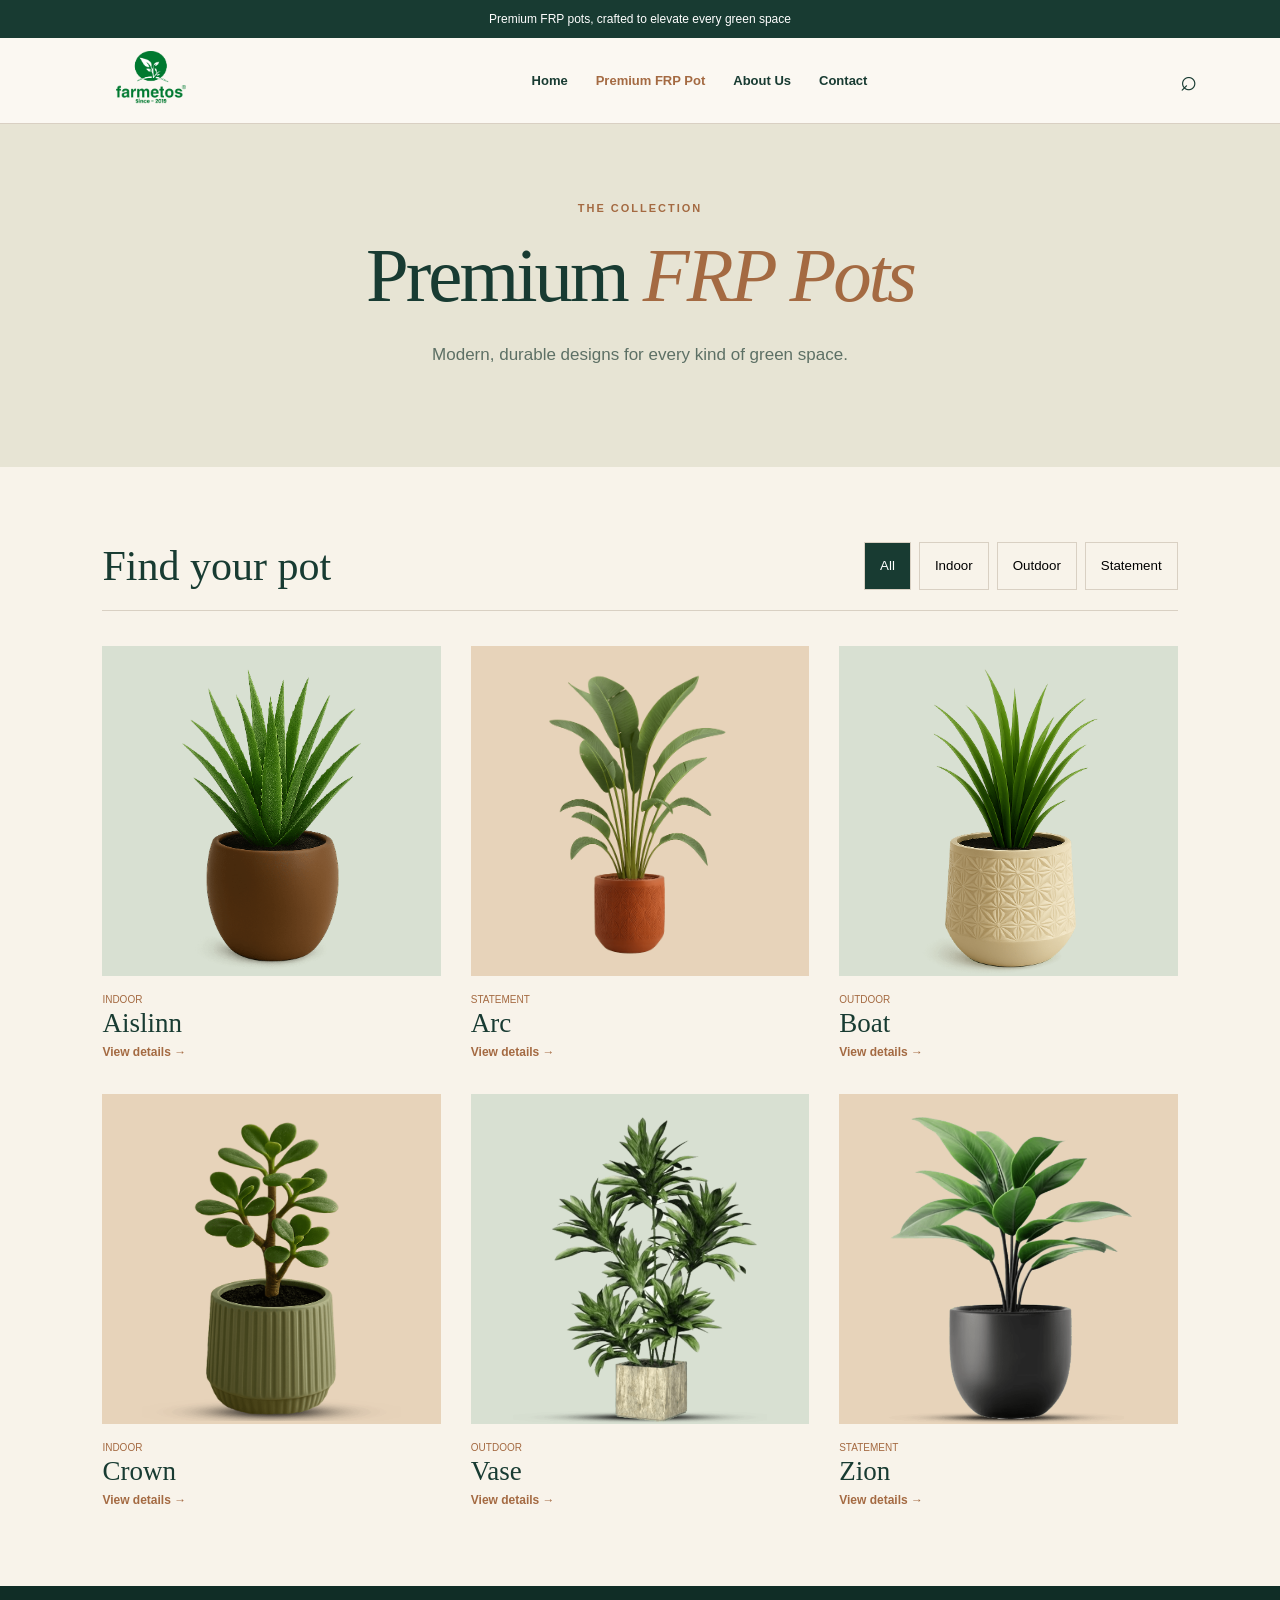
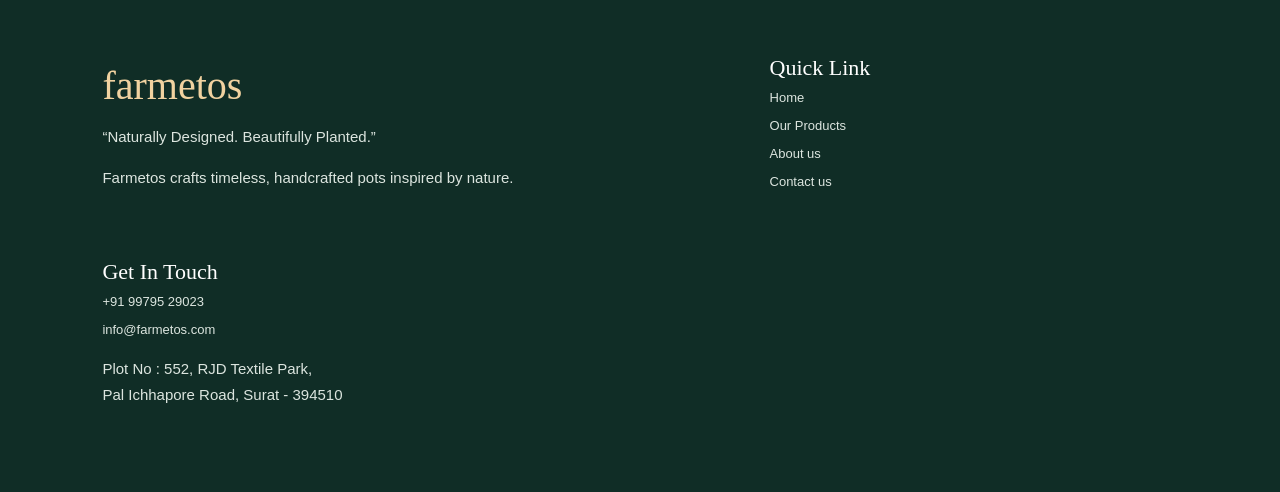
<file: products.html>
<!doctype html>
<html lang="en">

<head>
    <meta charset="utf-8">
    <meta name="viewport" content="width=device-width,initial-scale=1">
    <title>Premium FRP Pots | Farmetos</title>
    <link rel="stylesheet" href="style.css">
</head>

<body>
    <div class="announcement">Premium FRP pots, crafted to elevate every green space</div>
    <header class="site-header"><a href="index.html" class="logo"><img src="assets/images/Farmetos-1.png"
                alt="Farmetos"></a><button class="menu-toggle" aria-label="Menu"
            aria-expanded="false"><span></span><span></span><span></span></button>
        <nav class="main-nav"><a href="index.html">Home</a><a class="active" href="products.html">Premium FRP Pot</a><a
                href="about.html">About Us</a><a href="contact.html">Contact</a></nav><button class="search-toggle"
            aria-label="Search">⌕</button>
    </header>
    <main>
        <section class="page-banner compact">
            <p class="kicker">THE COLLECTION</p>
            <h1>Premium <em>FRP Pots</em></h1>
            <p>Modern, durable designs for every kind of green space.</p>
        </section>
        <section class="catalogue-page">
            <div class="catalogue-head">
                <h2>Find your pot</h2>
                <div class="product-filters"><button class="filter active" data-filter="all">All</button><button
                        class="filter" data-filter="indoor">Indoor</button><button class="filter"
                        data-filter="outdoor">Outdoor</button><button class="filter"
                        data-filter="statement">Statement</button></div>
            </div>
            <div class="static-grid"><a data-type="indoor" class="product-item reveal" href="product-detail.html">
                    <div><img src="assets/images/20250825_1724_Small-Plant-PNG_remix_01k3gh5eg5e5ssvj6mpgxe0ezs-1-1.png"
                            alt="Aislinn FRP planter"></div><small>INDOOR</small>
                    <h3>Aislinn</h3><span>View details →</span>
                </a><a data-type="statement" class="product-item reveal" href="product-detail.html">
                    <div><img src="assets/images/assets_task_01k3n0b765ef1bv5a5h1m4prnd_1756273651_img_0.png"
                            alt="Arc FRP planter"></div><small>STATEMENT</small>
                    <h3>Arc</h3><span>View details →</span>
                </a><a data-type="outdoor" class="product-item reveal" href="product-detail.html">
                    <div><img src="assets/images/20250825_1653_Small-Plant-PNG_remix_01k3gfd2mjfm989vf47vzejccd-1.png"
                            alt="Boat FRP planter"></div><small>OUTDOOR</small>
                    <h3>Boat</h3><span>View details →</span>
                </a><a data-type="indoor" class="product-item reveal" href="product-detail.html">
                    <div><img
                            src="assets/images/20250825_1717_Various-Plant-PNGs_remix_01k3ggsqzmegh8s2xq10rhpj9p-1-4.png"
                            alt="Crown FRP planter"></div><small>INDOOR</small>
                    <h3>Crown</h3><span>View details →</span>
                </a><a data-type="outdoor" class="product-item reveal" href="product-detail.html">
                    <div><img src="assets/images/1-1-1.png" alt="Vase FRP planter"></div><small>OUTDOOR</small>
                    <h3>Vase</h3><span>View details →</span>
                </a><a data-type="statement" class="product-item reveal" href="product-detail.html">
                    <div><img src="assets/images/New-Project.png" alt="Zion FRP planter"></div><small>STATEMENT</small>
                    <h3>Zion</h3><span>View details →</span>
                </a></div>
        </section>
    </main>
    <!-- <footer>
        <div><a class="footer-logo" href="index.html">farmetos</a>
            <p>Premium FRP planters, made in Surat.</p>
        </div>
        <div>
            <h3>Get In Touch</h3><a href="tel:+919979529023">+91 99795 29023</a><a
                href="mailto:info@farmetos.com">info@farmetos.com</a>
        </div>
    </footer> -->
     <footer>
        <div><a class="footer-logo" href="#top">farmetos</a>
            <p>“Naturally Designed. Beautifully Planted.”</p>
            <p>Farmetos crafts timeless, handcrafted pots inspired by nature.</p>
        </div>
        <div>
            <h3>Quick Link</h3><a href="#top">Home</a><a href="#products">Our Products</a><a href="#about">About
                us</a><a href="#contact">Contact us</a>
        </div>
        <div>
            <h3>Get In Touch</h3><a href="tel:+919979529023">+91 99795 29023</a><a
                href="mailto:info@farmetos.com">info@farmetos.com</a>
            <p>Plot No : 552, RJD Textile Park,<br>Pal Ichhapore Road, Surat - 394510</p>
        </div>
    </footer>
    <div class="search-panel" hidden><label>Search Farmetos <input type="search"></label><button>×</button></div>
    <script src="script.js"></script>
</body>

</html>
</file>
<file: style.css>
:root{--ink:#183b32;--leaf:#4d745c;--cream:#f8f3ea;--line:#d9d0c3;--gold:#a46a42;--display:Georgia,serif}*{box-sizing:border-box}html{scroll-behavior:smooth}body{margin:0;background:var(--cream);color:var(--ink);font:15px/1.7 Arial,sans-serif}a{color:inherit}.skip-link{position:absolute;left:-999px}.announcement{background:var(--ink);color:#fff;text-align:center;padding:9px;font-size:12px}.announcement a{color:#e6bf89}.site-header{height:86px;padding:0 6%;display:flex;align-items:center;border-bottom:1px solid var(--line);background:#fbf8f2;position:sticky;top:0;z-index:10}.logo img{width:148px;max-height:53px;object-fit:contain}.main-nav{display:flex;gap:28px;margin:auto}.main-nav a{text-decoration:none;font-size:13px;font-weight:bold}.main-nav .active,.main-nav a:hover{color:var(--gold)}.search-toggle,.menu-toggle{border:0;background:none;color:var(--ink);font-size:29px;cursor:pointer}.menu-toggle{display:none}.wrap{padding:100px 8%;max-width:1600px;margin:auto}.kicker{color:var(--gold);font-size:11px;font-weight:bold;letter-spacing:2px;margin:0 0 15px}h1,h2,h3{font-family:var(--display);font-weight:400;line-height:1.12;margin:0}h1{font-size:clamp(56px,6vw,94px);letter-spacing:-3px}h1 em,.spaces em{color:var(--gold)}.button{display:inline-block;background:var(--ink);color:#fff;padding:13px 25px;text-decoration:none;border:0;font-weight:bold;font-size:12px}.button span{margin-left:20px}.hero{min-height:630px;background:#e7e4d4;position:relative;overflow:hidden;display:flex;align-items:center;padding:70px 12%}.hero-copy{width:48%;z-index:2}.hero-copy>p:not(.kicker){font-size:17px;max-width:400px;margin:24px 0 31px}.hero-image{position:absolute;right:11%;bottom:-60px;width:41%;height:100%;display:flex;align-items:end;justify-content:center}.hero-image:before{content:"";position:absolute;width:430px;height:430px;border-radius:50%;background:#c7d0b4;bottom:35px}.hero-image img{height:92%;max-width:100%;object-fit:contain;z-index:1}.hero-leaf{position:absolute;right:-4%;bottom:-16px;transform:rotate(-24deg)}.hero-leaf img{width:250px}.benefits{display:grid;grid-template-columns:repeat(4,1fr);padding-top:55px;padding-bottom:55px}.benefits article{border-right:1px solid var(--line);padding:5px 8%;text-align:center}.benefits span{color:var(--gold);font-size:25px}.benefits h2{font-size:19px}.section-intro{text-align:center}.section-intro h2{font-size:clamp(38px,4vw,58px)}.category-grid,.gallery-grid{display:grid;grid-template-columns:repeat(4,1fr);gap:18px}.category{text-decoration:none;text-align:center}.art{height:300px;overflow:hidden;display:flex;align-items:end;justify-content:center}.art img,.gallery-grid img{height:93%;max-width:92%;object-fit:contain;transition:.4s}.category:hover img{transform:scale(1.06)}.art-one{background:#d8e0d2}.art-two{background:#e7d3ba}.art-three{background:#d8cfc2}.art-four{background:#cfd9cb}.category h3{font-size:22px;margin:17px 0}.category span,.product-item span{font-size:12px;color:var(--gold);font-weight:bold}.craft,.why{display:grid;grid-template-columns:1fr 1fr}.craft{background:var(--ink);color:#fff}.craft-image,.why-image{min-height:590px;background:#aebd99;display:flex;justify-content:center;align-items:end;overflow:hidden}.craft-image img,.why-image img{height:84%;max-width:84%;object-fit:contain}.craft-copy,.why-copy{padding:100px 13%;align-self:center}.craft h2,.why h2{font-size:clamp(39px,4vw,61px)}.craft p{color:#d4ded5}.spaces{text-align:center}.space-row{display:flex;justify-content:center;gap:12px;flex-wrap:wrap;margin-top:38px}.space-row span{border:1px solid var(--line);padding:13px 32px}.why{background:#ece4d7}.why-image{background:#c4cfb1}.reason{display:flex;border-top:1px solid #cfc4b4;padding:20px 0;gap:25px}.reason b{color:var(--gold)}.reason h3{font-size:22px}.reason p{margin:5px 0;color:#5d7065;font-size:13px}.gallery-grid{grid-template-columns:repeat(3,1fr);margin-top:40px}.gallery-grid img{height:350px;width:100%;background:#d8e0d2}.contact{background:var(--leaf);color:#fff;display:flex;align-items:center;justify-content:space-between;padding:65px 14%}.contact-copy{max-width:630px}.contact h2{font-size:clamp(40px,4.7vw,66px)}.phone{color:#f3c88e;font:32px var(--display);text-decoration:none}.button-light{margin-top:23px;background:#f3e4cd;color:var(--ink)}.contact>img{height:330px;max-width:30%;object-fit:contain}footer{background:#102d26;color:#dce5df;padding:70px 8%;display:grid;grid-template-columns:1.5fr 1fr;gap:55px}footer h3{color:#fff;font-size:22px}footer a{display:block;text-decoration:none;margin:6px 0;font-size:13px}.footer-logo{font:40px var(--display);color:#f1d2a0}.search-panel{position:fixed;z-index:30;inset:0;background:#15382fef;display:grid;place-content:center;color:#fff}.search-panel label{font:26px var(--display);display:grid;gap:12px}.search-panel input{width:min(70vw,500px);padding:15px}.search-panel button{position:absolute;right:5%;top:5%;border:0;background:none;color:#fff;font-size:44px}.page-banner{padding:115px 12%;background:#e7e4d4;text-align:center}.page-banner>p:last-child{max-width:540px;margin:22px auto;color:#5d7065;font-size:17px}.compact{padding:75px 12%}.about-page,.product-detail,.contact-layout,.enquiry{display:grid;grid-template-columns:1fr 1fr;gap:9%;padding:100px 12%;align-items:center}.about-photo,.detail-image,.enquiry-art{min-height:480px;background:#cfdbca;display:flex;align-items:end;justify-content:center;overflow:hidden}.about-photo img,.detail-image img,.enquiry-art img{height:94%;max-width:90%;object-fit:contain}.about-copy h2{font-size:clamp(40px,4vw,61px)}.about-copy p:not(.kicker){color:#5d7065}.principle-list{background:var(--ink);color:#fff;padding:90px 10%;display:grid;grid-template-columns:repeat(3,1fr);gap:30px}.principle-list article{border-top:1px solid #ffffff55;padding-top:20px}.principle-list b{color:#e2b784}.principle-list h2{font-size:30px}.catalogue-page{padding:75px 8%}.catalogue-head{display:flex;justify-content:space-between;border-bottom:1px solid var(--line);padding-bottom:20px;margin-bottom:35px}.catalogue-head h2{font:42px var(--display)}.product-filters{display:flex;gap:8px}.filter{border:1px solid var(--line);padding:8px 15px;background:none;cursor:pointer}.filter.active{background:var(--ink);color:#fff}.static-grid{display:grid;grid-template-columns:repeat(3,1fr);gap:30px}.product-item{text-decoration:none}.product-item>div{height:330px;background:#d8e0d2;display:flex;justify-content:center;align-items:end;overflow:hidden}.product-item:nth-child(2n)>div{background:#e7d3ba}.product-item img{height:93%;max-width:90%;object-fit:contain;transition:.4s}.product-item:hover img{transform:scale(1.05)}.product-item small{display:block;color:var(--gold);font-size:10px;margin-top:15px}.product-item h3{font-size:27px}.breadcrumb{padding:25px 12%;font-size:12px}.detail-image{background:#d9e1d2}.detail-copy h1{font-size:74px}.detail-lead{font-size:18px;color:#5d7065}.detail-specs{border-block:1px solid var(--line);margin:25px 0;display:grid;grid-template-columns:repeat(3,1fr);padding:15px 0;font-size:12px}.detail-specs b{display:block;font-size:11px}.detail-note{padding:90px 15%;background:#e9ddcb;text-align:center}.detail-note h2{font-size:48px}.contact-layout{background:#e7e4d4}.contact-info h1,.enquiry h1{font-size:clamp(48px,5vw,76px)}.contact-info>a{display:block;color:var(--gold);font:26px var(--display);text-decoration:none;margin-top:15px}.farm-form{display:grid;gap:13px;background:#fff;padding:40px}.farm-form label{font-size:12px;font-weight:bold;display:grid;gap:6px}.farm-form input,.farm-form textarea{padding:13px;border:1px solid var(--line);font:15px Arial;resize:vertical}.enquiry{background:#e9ddcb}.enquiry-art{background:#b8c69f}.form-message{color:#567963}@media(max-width:760px){.site-header{height:68px}.logo img{width:115px}.menu-toggle{display:grid;margin-left:auto;gap:4px}.menu-toggle span{background:var(--ink);display:block;width:22px;height:2px}.search-toggle{margin-left:15px}.main-nav{display:none}.main-nav.open{display:flex;position:absolute;left:0;right:0;top:67px;background:#fbf8f2;padding:25px 7%;flex-direction:column}.hero{min-height:680px;padding:60px 8%;align-items:start}.hero-copy{width:100%}.hero-image{right:6%;width:80%;height:50%;bottom:-15px}.hero-leaf,.contact>img{display:none}.benefits{grid-template-columns:1fr 1fr}.category-grid,.gallery-grid{grid-template-columns:1fr 1fr}.craft,.why,.about-page,.product-detail,.contact-layout,.enquiry{grid-template-columns:1fr}.craft-copy,.why-copy{padding:70px 9%}.about-page,.product-detail,.contact-layout,.enquiry{padding:65px 8%;gap:45px}.about-photo,.detail-image,.enquiry-art{min-height:340px}.principle-list,.static-grid{grid-template-columns:1fr}.catalogue-head{flex-direction:column;gap:18px}.detail-specs{grid-template-columns:1fr}.contact{padding:65px 9%}footer{grid-template-columns:1fr;padding:55px 9%}.wrap{padding:75px 7%}}@media(prefers-reduced-motion:no-preference){.reveal{opacity:0;transform:translateY(22px);transition:.7s ease}.reveal.visible{opacity:1;transform:none}}
</file>
<file: detail.css>
.product-crumb{padding:24px 9%;font-size:12px;color:#64756a}.product-crumb a{color:#a46a42;text-decoration:none}.aislinn-product{display:grid;grid-template-columns:1.05fr .95fr;gap:8%;padding:40px 11% 105px;align-items:center}.product-gallery{min-width:0}.main-product-image{height:560px;background:#e8e2d6;display:flex;align-items:center;justify-content:center;overflow:hidden}.main-product-image img{width:100%;height:100%;object-fit:contain;padding:28px}.thumbs{display:flex;gap:12px;margin-top:14px}.product-thumb{width:75px;height:75px;padding:5px;background:#eee9df;border:1px solid transparent;cursor:pointer}.product-thumb.active{border-color:#183b32}.product-thumb img{width:100%;height:100%;object-fit:contain}.aislinn-copy h1{font-size:clamp(54px,5vw,76px);margin-bottom:16px}.aislinn-copy p:not(.kicker){color:#5b6d63;margin:14px 0}.short-rule{width:55px;border-top:2px solid #b47745;margin:17px 0}.whatsapp-order{display:inline-flex;align-items:center;gap:10px;margin-top:20px;padding:14px 20px;background:#2e9d57;color:#fff;text-decoration:none;font-size:13px;font-weight:bold}.whatsapp-order span{font-size:20px}.enquiry-link{display:block;margin-top:17px;font-size:13px;color:#183b32}.enquiry-link b{margin-left:8px;color:#a46a42}.dimension-section{background:#e9ddcb;padding:80px 12%;display:grid;grid-template-columns:.8fr 1.2fr;gap:10%;align-items:center}.dimension-section h2{font-size:58px}.dimension-section>div>p:not(.kicker){color:#5d7065}.diagram{background:#f7f2e9;padding:35px;text-align:center}.diagram img{max-width:100%;height:220px;object-fit:contain}.dimension-labels{display:flex;justify-content:center;gap:25px;font-size:12px}.dimension-labels b{color:#a46a42}.detail-benefits{display:grid;grid-template-columns:repeat(3,1fr);padding:65px 12%;text-align:center}.detail-benefits article{padding:10px 12%;border-right:1px solid #d9d0c3}.detail-benefits article:last-child{border:0}.detail-benefits span{font-size:24px;color:#a46a42}.detail-benefits h3{font-size:23px;margin:12px 0 6px}.detail-benefits p{font-size:13px;color:#5d7065;margin:0}@media(max-width:760px){.aislinn-product,.dimension-section{grid-template-columns:1fr;padding:45px 8%;gap:40px}.main-product-image{height:390px}.dimension-section h2{font-size:48px}.detail-benefits{grid-template-columns:1fr;padding:45px 8%;gap:20px}.detail-benefits article{border-right:0;border-bottom:1px solid #d9d0c3;padding:20px}.detail-benefits article:last-child{border:0}.diagram img{height:160px}}
</file>
